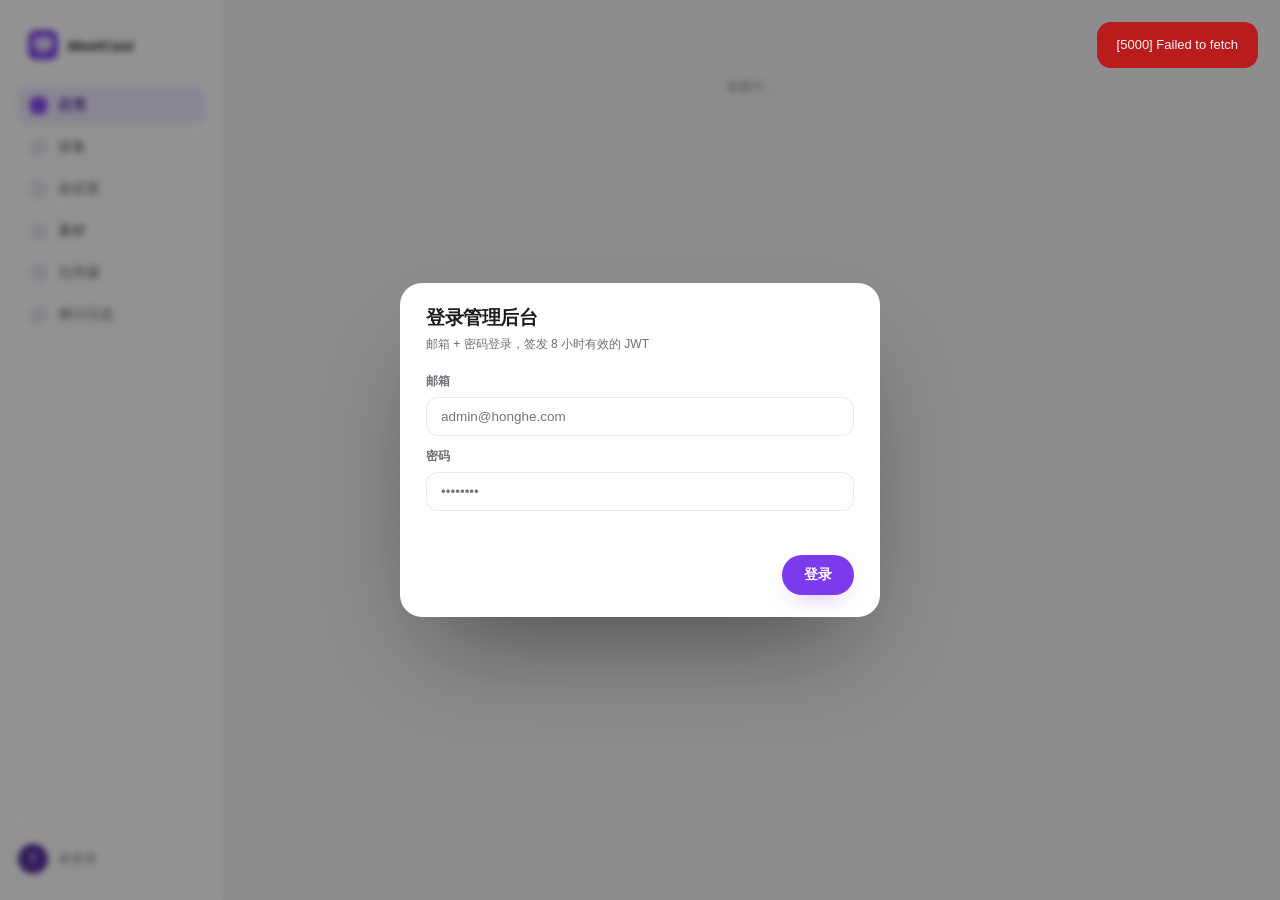
<file: frontend/index.html>
<!DOCTYPE html>
<html lang="zh-CN">
<head>
<meta charset="UTF-8">
<meta name="viewport" content="width=device-width, initial-scale=1.0">
<title>管理后台 · Newline MeetCast</title>
<link rel="icon" href="assets/brand/logo_icon.svg">
<link rel="stylesheet" href="assets/css/meetcast.css">
</head>
<body>
<!--
  管理后台 SPA（UI 稿 S3 设备总览 / S4 素材双轨 / S7 扫码确认弹层 / S9 日历源配置）
  路由：#/overview  #/devices  #/rooms  #/materials  #/calendar  #/commands
  接口：Newline_MeetCast_API_Spec.md §三/四/六/七（管理端 11 个，JWT）
  Mock：assets/js/mock.js（USE_MOCK=true 时离线可演示）
-->
<div class="admin-shell">
  <aside class="side">
    <div class="brand-mini">
      <div class="sq"><img src="assets/brand/logo_icon.svg" alt="MeetCast"></div>
      <strong>MeetCast</strong>
    </div>
    <button class="nav-item" data-route="overview"><div class="ic"></div>总览</button>
    <button class="nav-item" data-route="devices"><div class="ic"></div>设备</button>
    <button class="nav-item" data-route="rooms"><div class="ic"></div>会议室</button>
    <button class="nav-item" data-route="materials"><div class="ic"></div>素材</button>
    <button class="nav-item" data-route="calendar"><div class="ic"></div>日历源</button>
    <button class="nav-item" data-route="commands"><div class="ic"></div>审计日志</button>
    <div class="spacer"></div>
    <div class="user" id="user-chip" onclick="logout()" title="点击退出登录">
      <div class="av" id="user-av">?</div>
      <div id="user-name">未登录</div>
    </div>
  </aside>

  <main class="main" id="view">
    <div class="loading">加载中…</div>
  </main>
</div>

<!-- S7 · 扫码确认 / 绑定弹层 -->
<div class="modal-overlay" id="modal" hidden>
  <div class="modal-card" id="modal-card"></div>
</div>

<div class="toast-wrap" id="toasts"></div>

<script src="assets/js/mock.js"></script>
<script src="assets/js/api.js"></script>
<script src="assets/js/admin.js"></script>
</body>
</html>
</file>
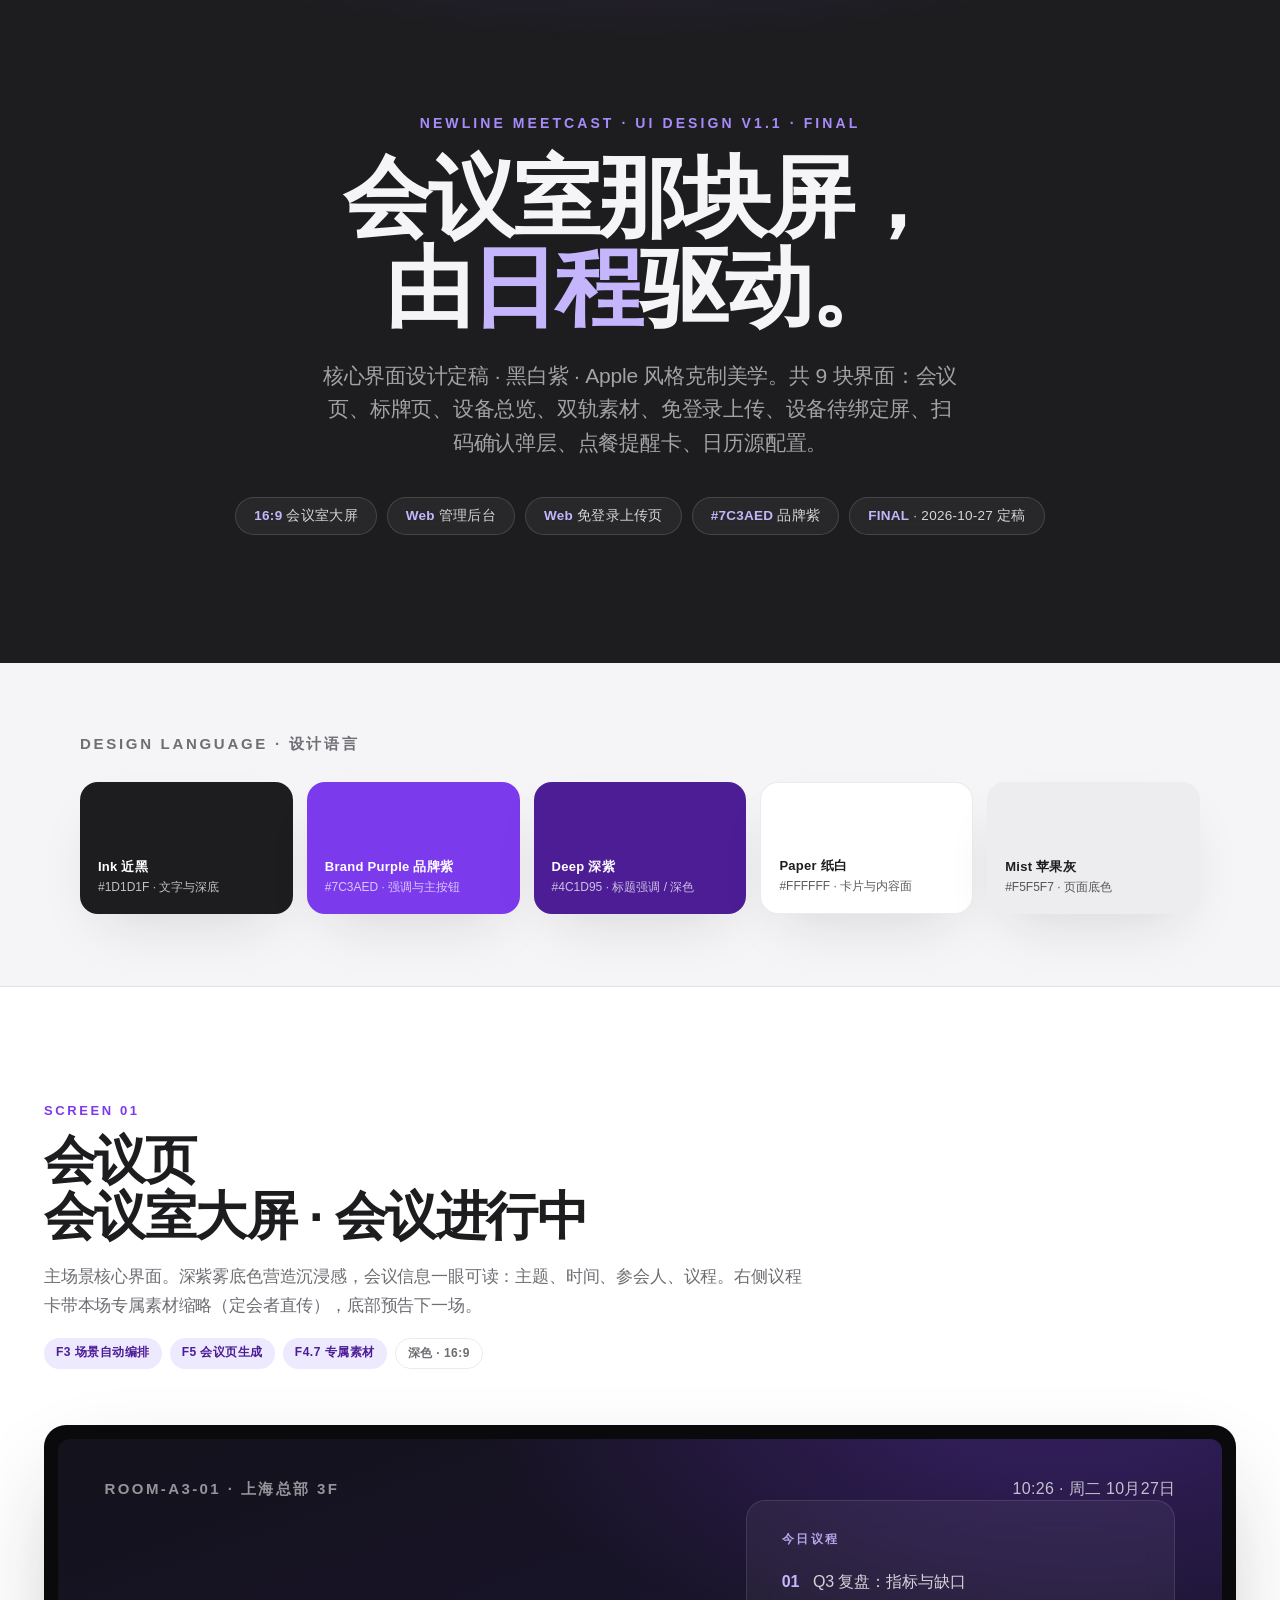
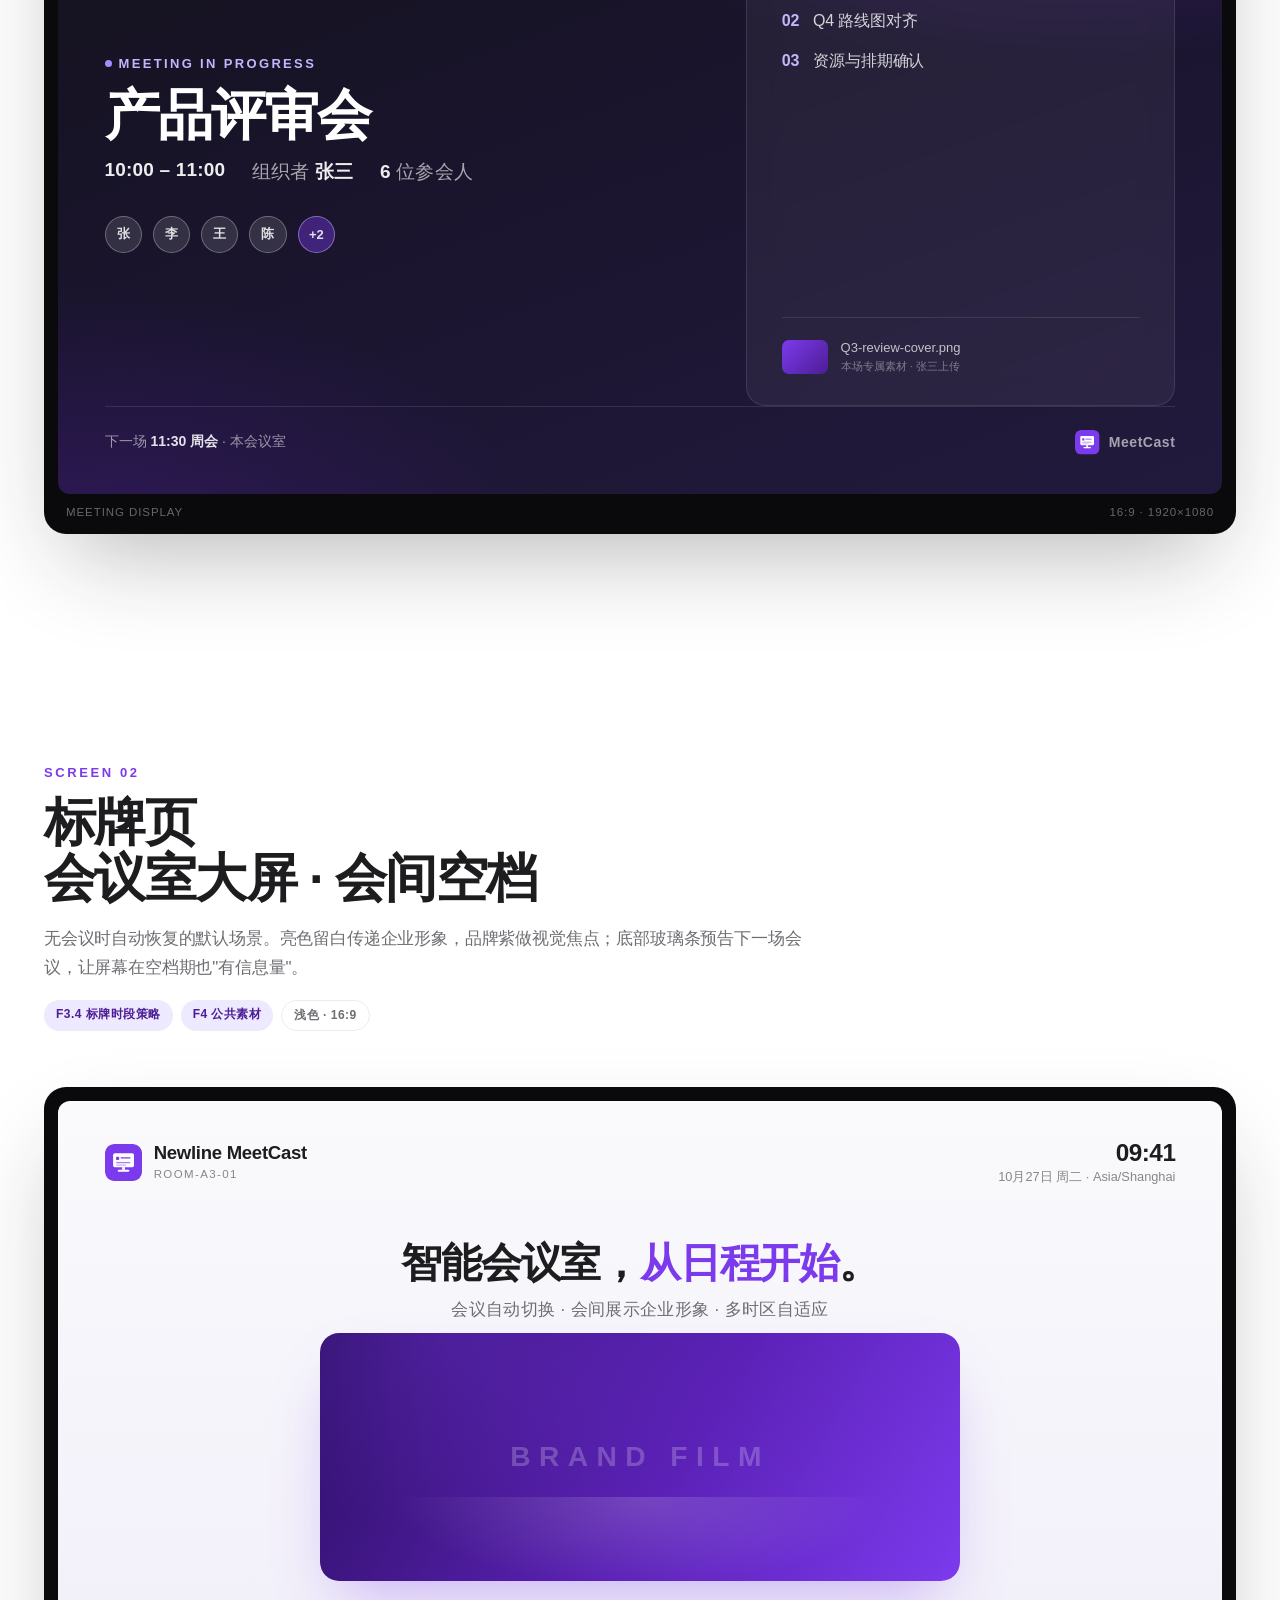
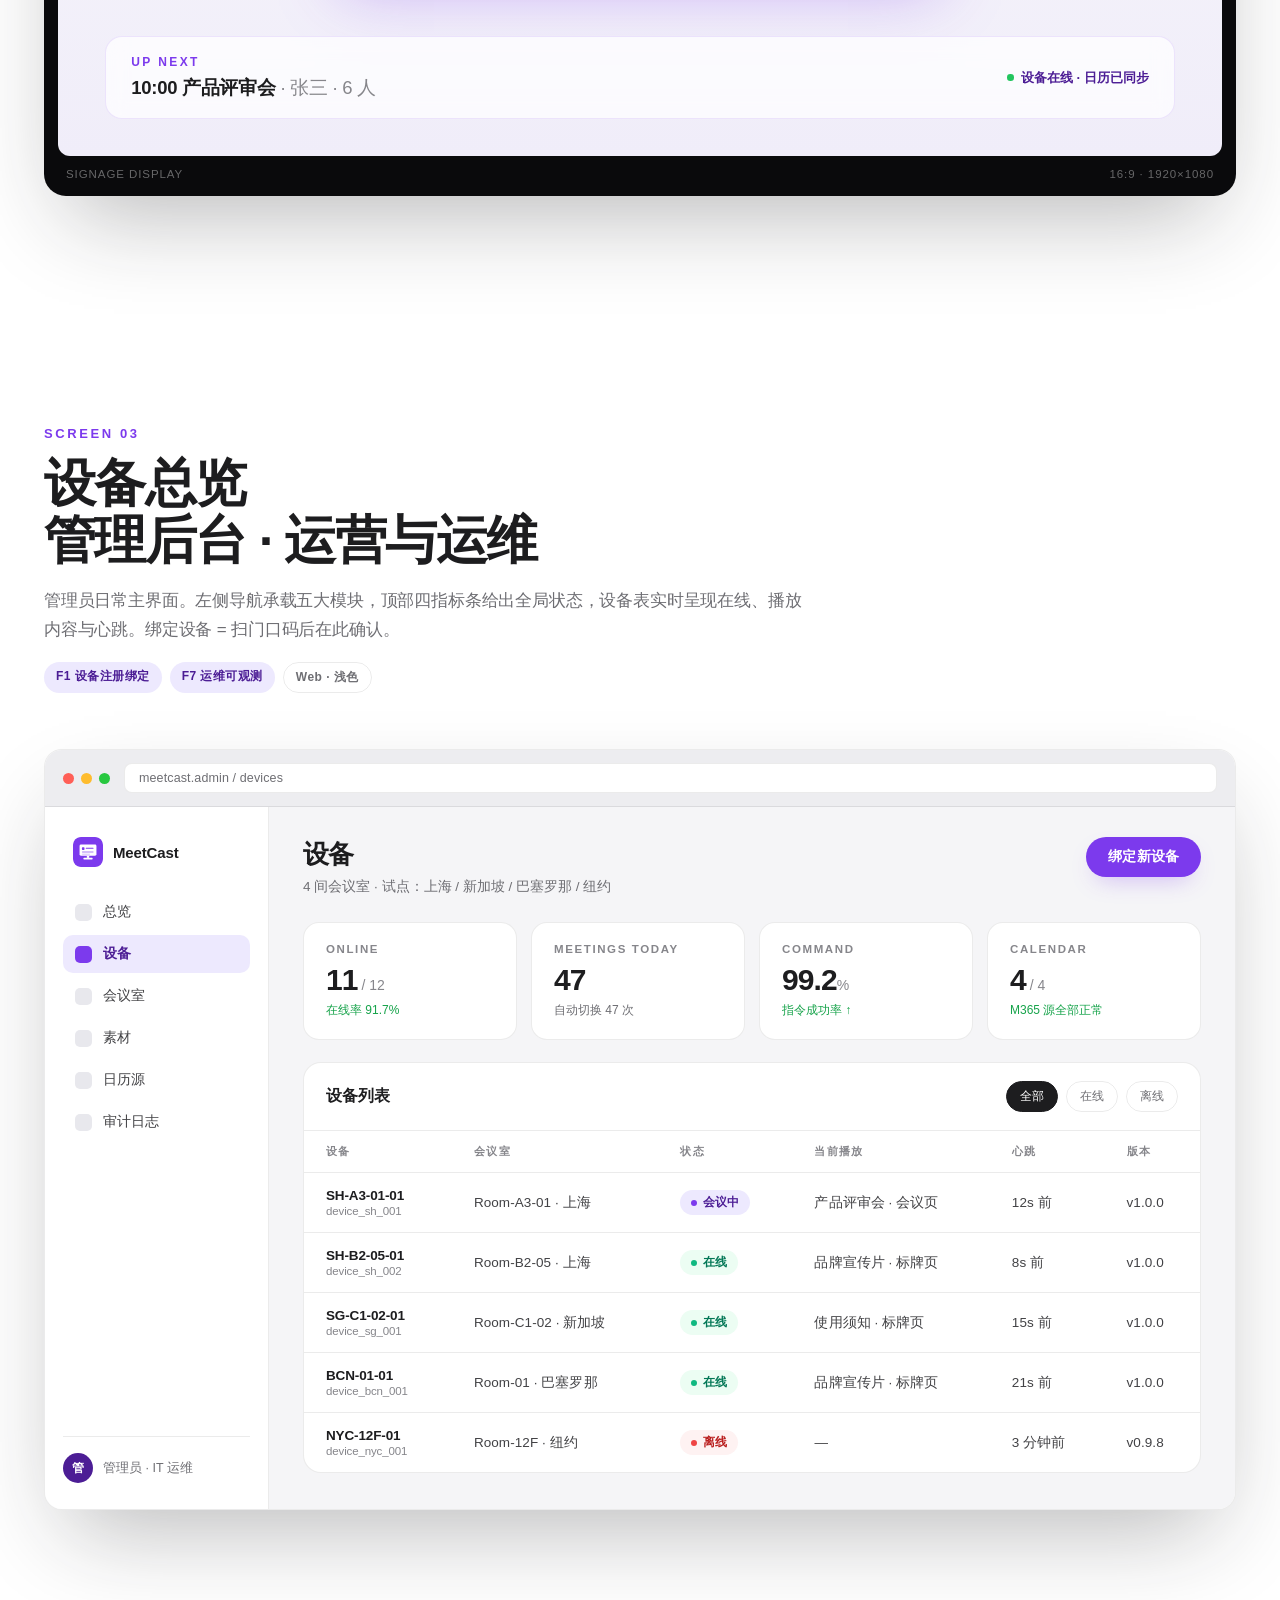
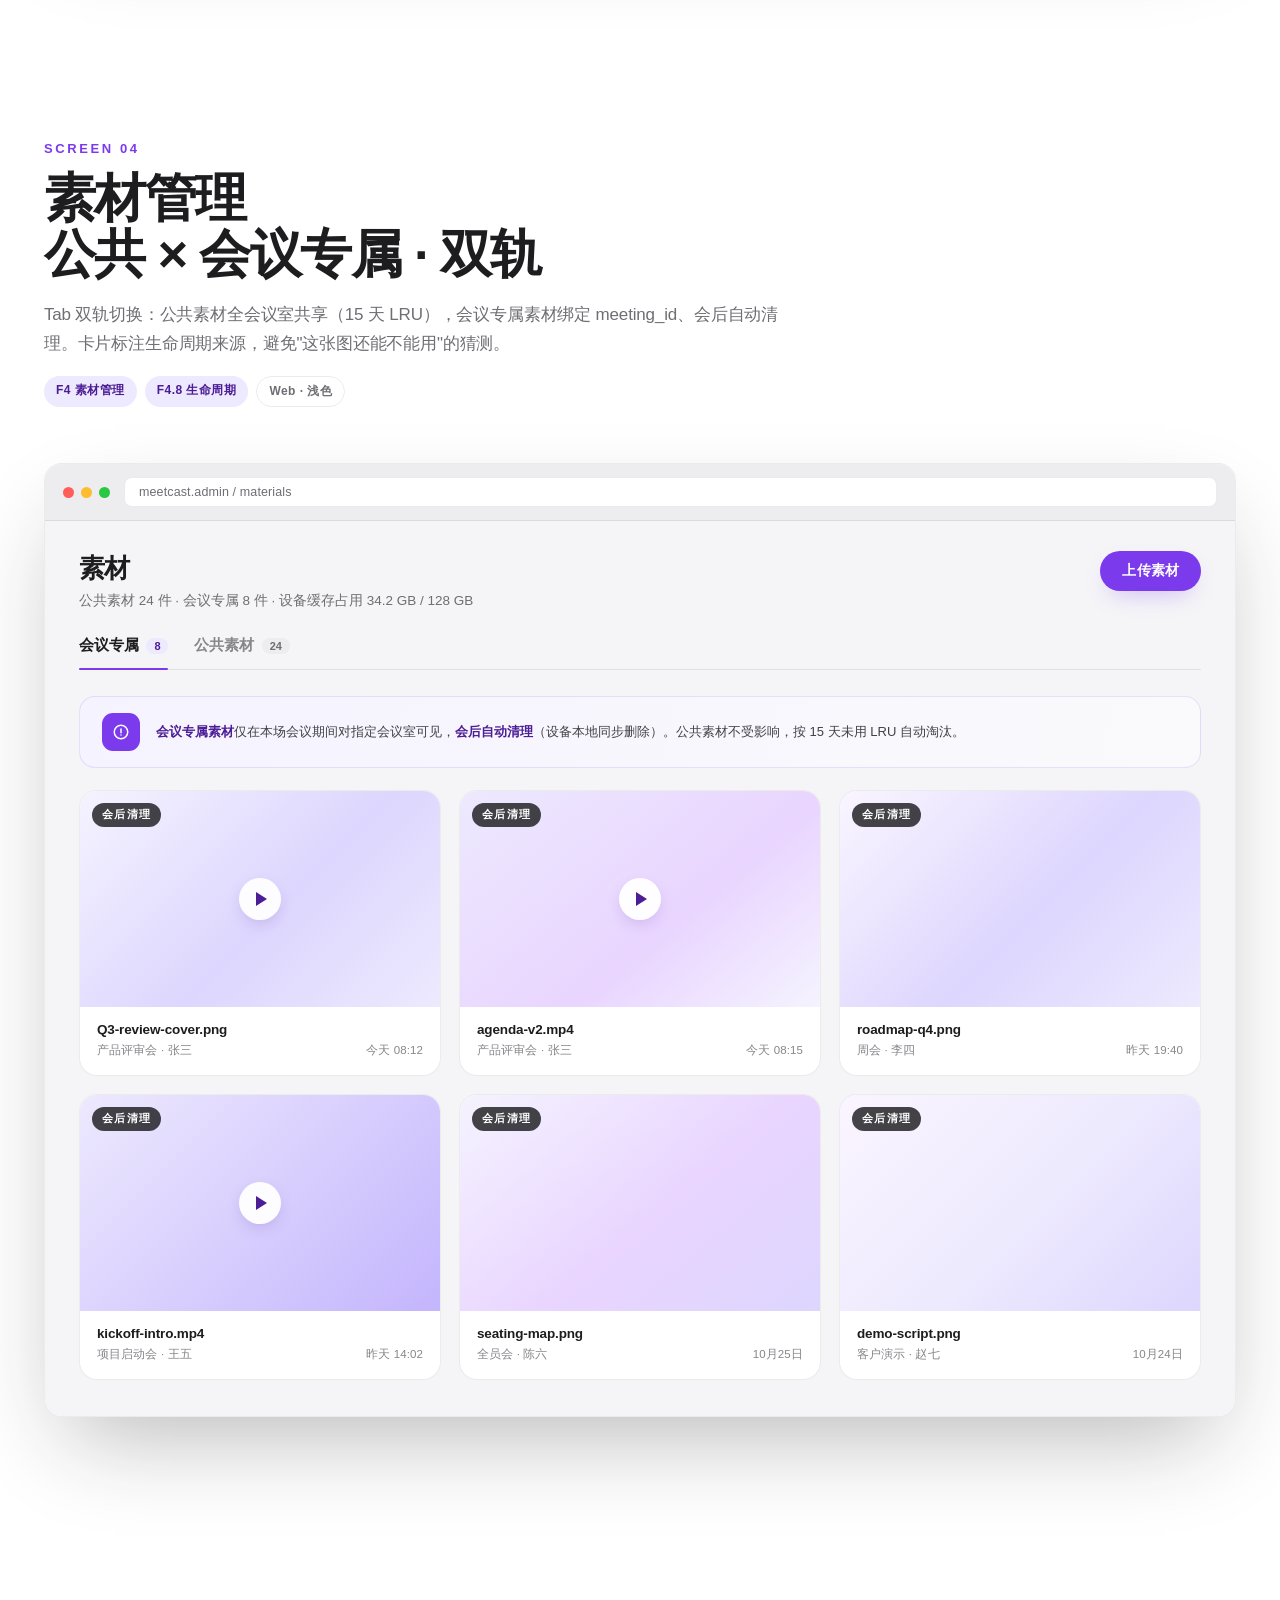
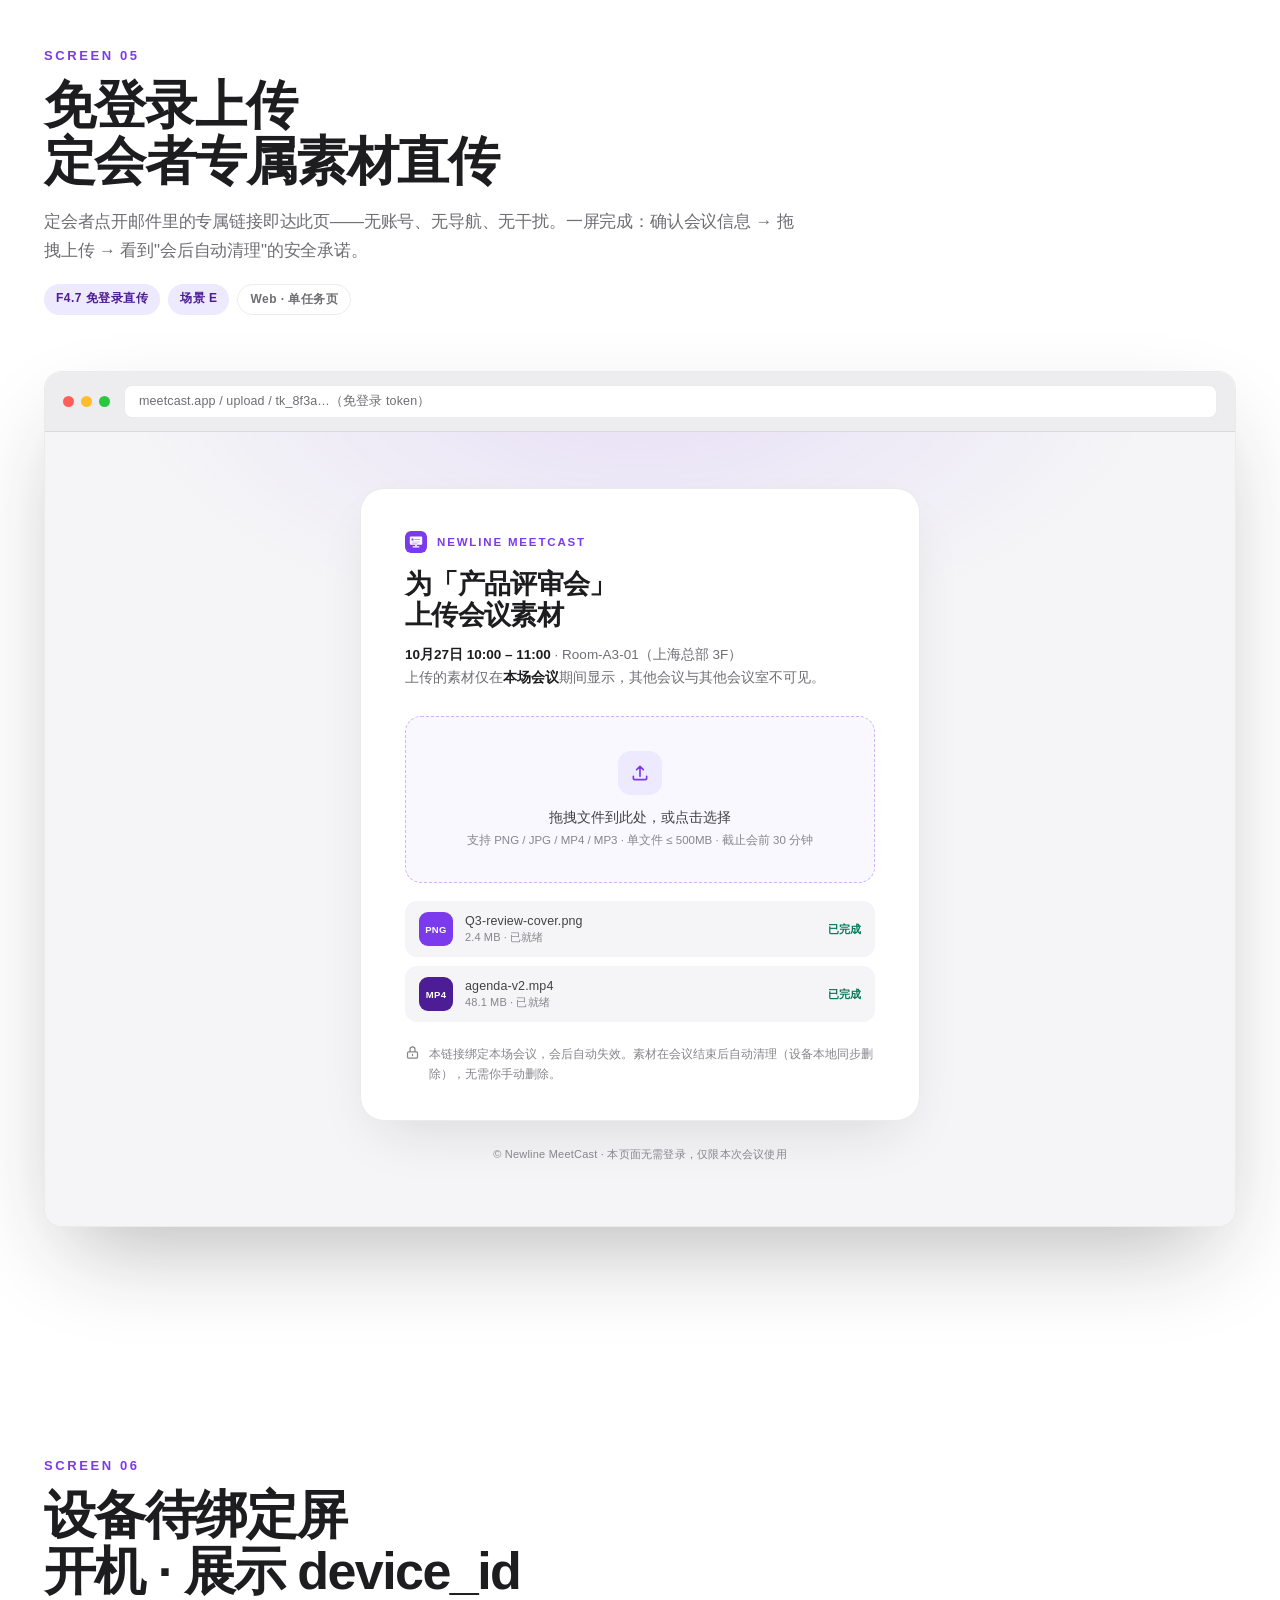
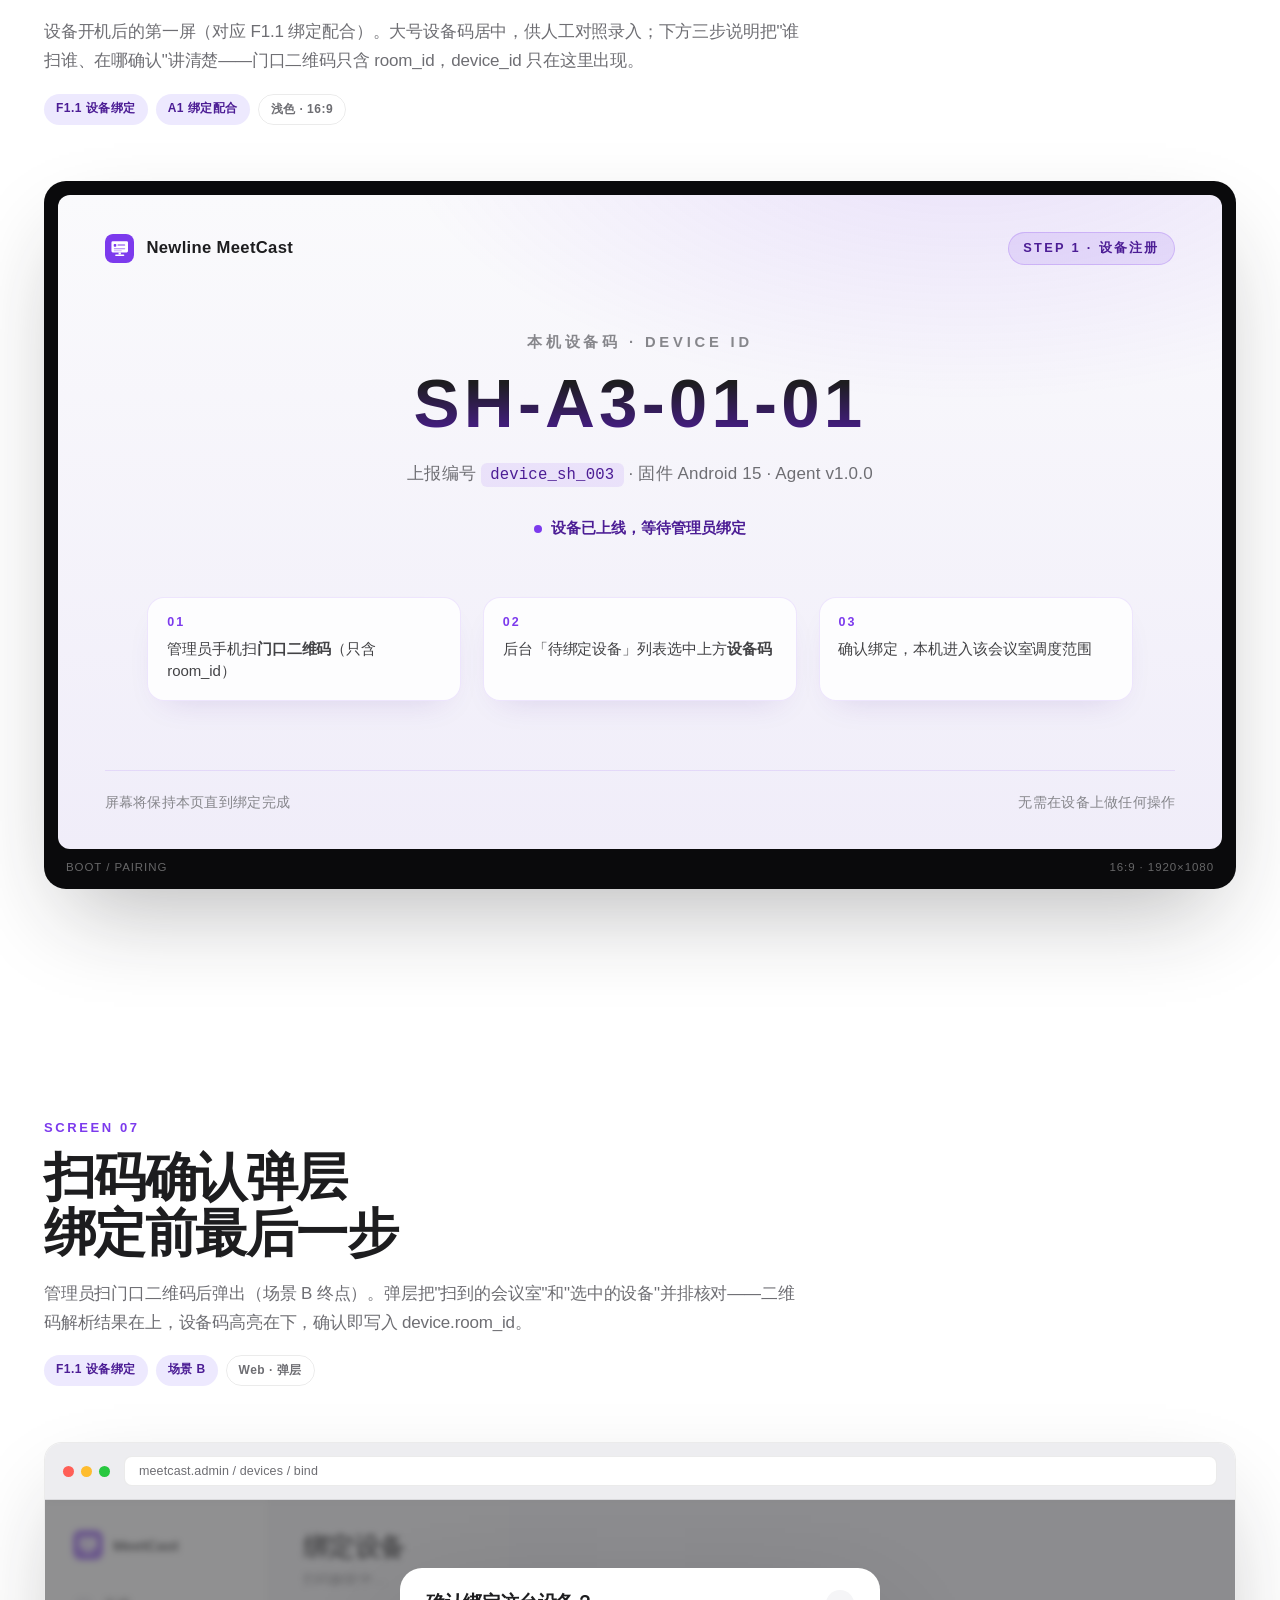
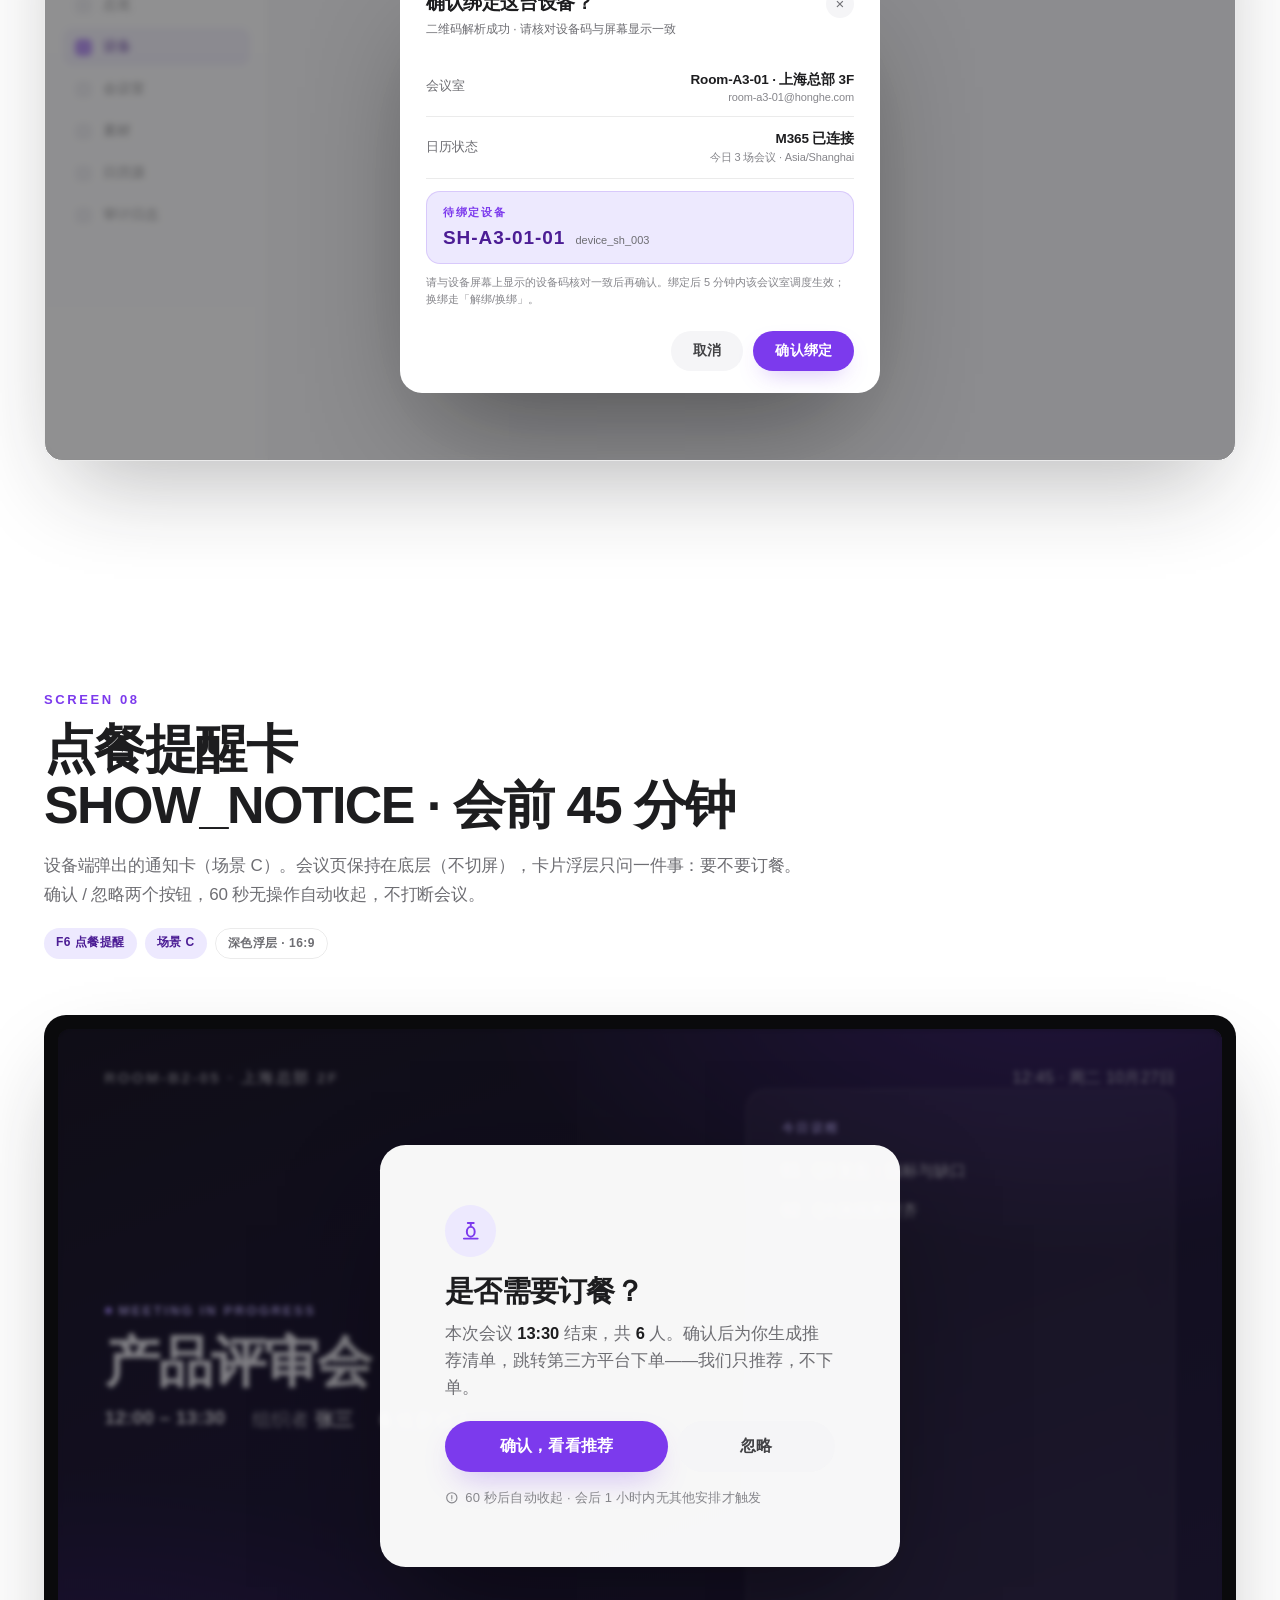
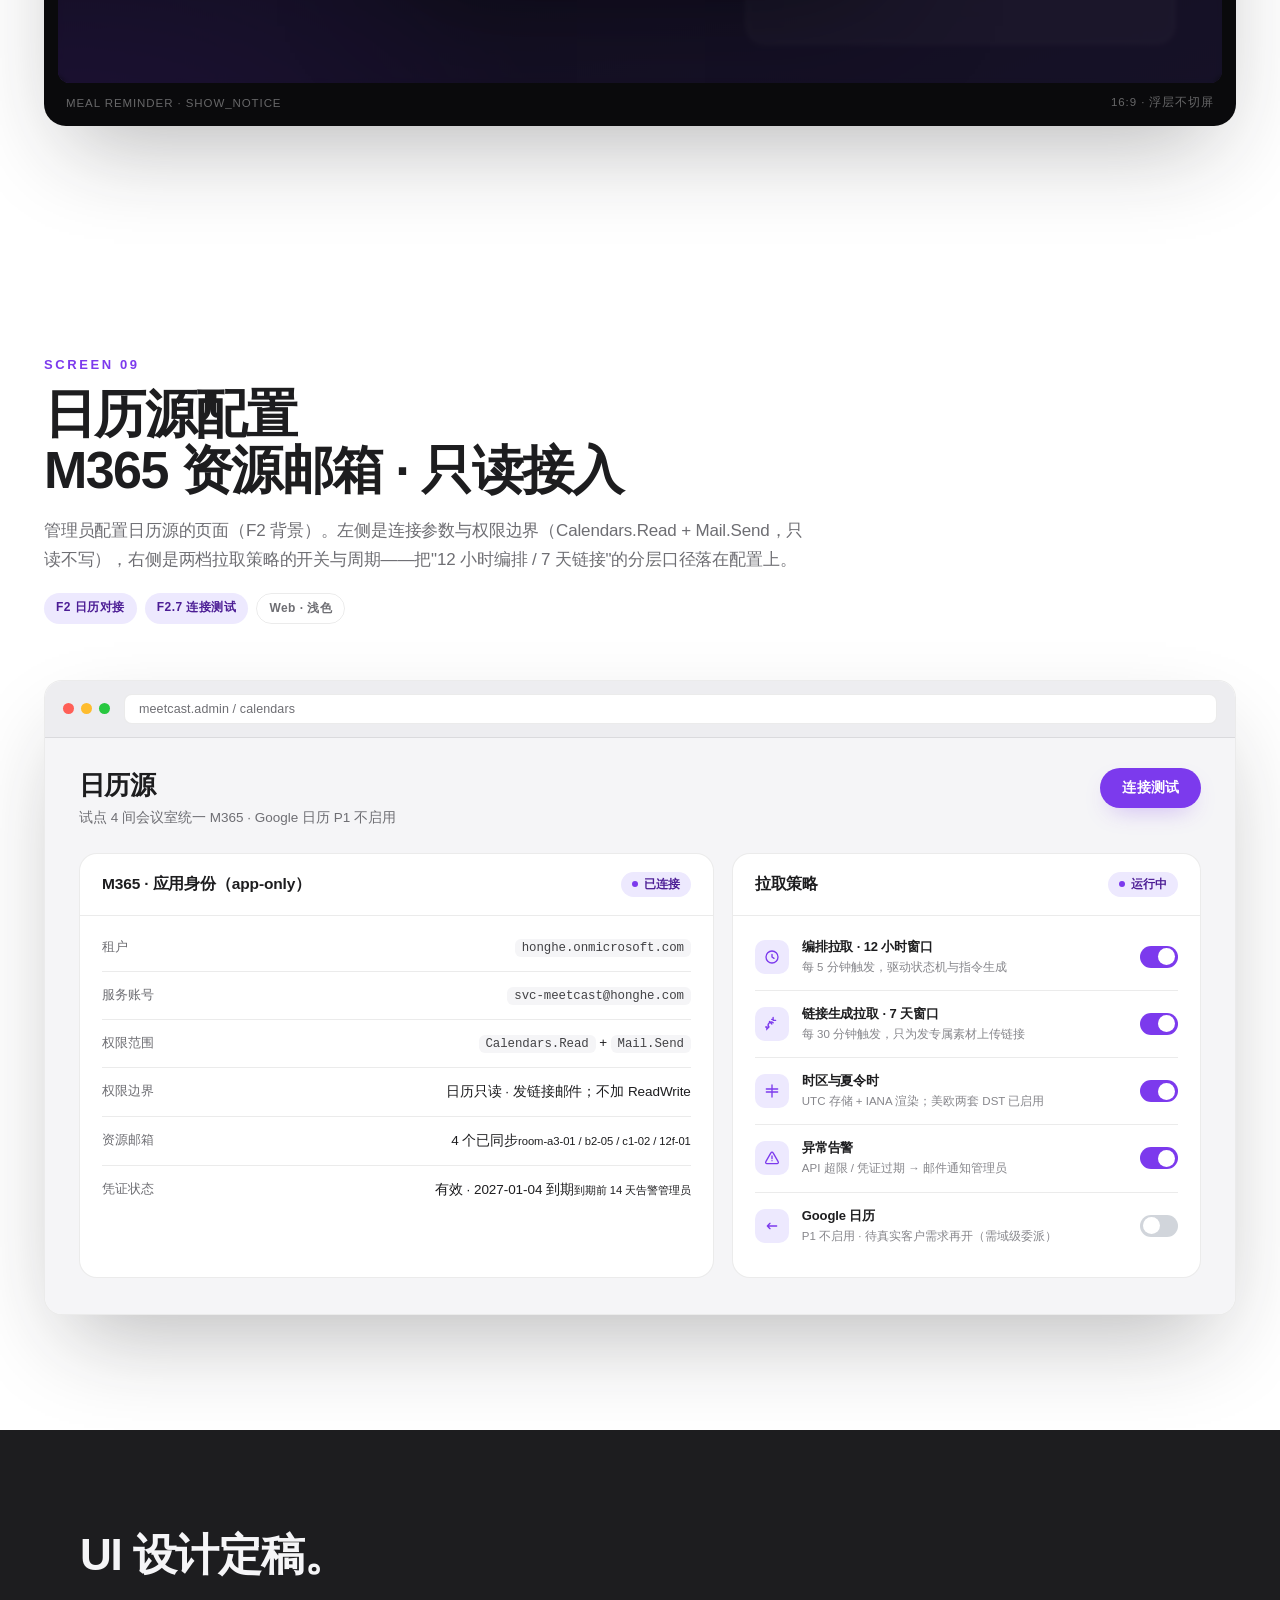
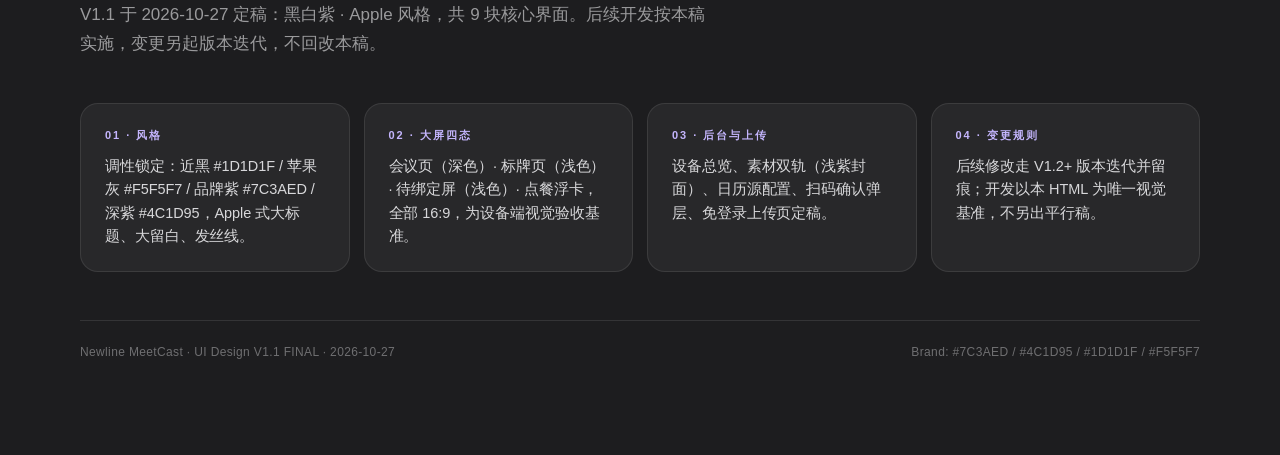
<file: design/meetcast_ui_v1.html>
<!DOCTYPE html>
<html lang="zh-CN">
<head>
<meta charset="UTF-8">
<meta name="viewport" content="width=device-width, initial-scale=1.0">
<title>Newline MeetCast · 核心界面设计 V1.1 · 定稿</title>
<style>
/* ============================================================
   Newline MeetCast UI V1 — Black / White / Purple
   Style reference: Apple product pages (typography, rhythm)
   Tokens follow PRD brand: #7C3AED / #4C1D95 / #FFFFFF
   ============================================================ */
:root{
  --ink:#1D1D1F;          /* Apple near-black */
  --ink-2:#424245;
  --gray:#6E6E73;
  --gray-2:#86868B;
  --hair:rgba(0,0,0,.08);
  --paper:#FFFFFF;
  --mist:#F5F5F7;         /* Apple light gray */
  --purple:#7C3AED;
  --purple-deep:#4C1D95;
  --purple-soft:#EDE9FE;
  --purple-glow:rgba(124,58,237,.38);
  --radius-l:28px;
  --radius-m:18px;
  --radius-s:12px;
  --shadow-soft:0 24px 60px -20px rgba(29,29,31,.14);
  --shadow-deep:0 40px 90px -25px rgba(29,29,31,.32);
  --font:-apple-system,"SF Pro Display","SF Pro Text","PingFang SC","Helvetica Neue","Microsoft YaHei",sans-serif;
}
*{margin:0;padding:0;box-sizing:border-box;}
html{scroll-behavior:smooth;}
body{
  font-family:var(--font);
  color:var(--ink);
  background:var(--paper);
  -webkit-font-smoothing:antialiased;
  text-rendering:optimizeLegibility;
}
::selection{background:var(--purple);color:#fff;}

/* ---------- page hero ---------- */
.hero{
  background:var(--ink);
  color:#F5F5F7;
  padding:clamp(64px,9vw,120px) 24px clamp(72px,10vw,128px);
  text-align:center;
  position:relative;
  overflow:hidden;
}
.hero::after{
  content:"";position:absolute;inset:-40% -20% auto;
  height:120%;
  background:radial-gradient(60% 55% at 50% 0%,rgba(124,58,237,.34),transparent 70%);
  pointer-events:none;
}
.hero .kicker{
  font-size:14px;letter-spacing:.22em;text-transform:uppercase;
  color:#A78BFA;font-weight:600;margin-bottom:22px;position:relative;
}
.hero h1{
  font-size:clamp(44px,7.4vw,88px);
  font-weight:700;letter-spacing:-.035em;line-height:1.02;
  position:relative;
}
.hero h1 em{font-style:normal;color:#C4B5FD;}
.hero .sub{
  margin:26px auto 0;max-width:640px;position:relative;
  font-size:clamp(17px,2vw,21px);line-height:1.6;color:rgba(245,245,247,.62);
  letter-spacing:-.01em;
}
.chips{margin-top:38px;display:flex;gap:10px;justify-content:center;flex-wrap:wrap;position:relative;}
.chip{
  border:1px solid rgba(255,255,255,.14);
  background:rgba(255,255,255,.05);
  color:rgba(245,245,247,.85);
  padding:9px 18px;border-radius:999px;font-size:13.5px;letter-spacing:.02em;
  backdrop-filter:blur(8px);
}
.chip b{color:#C4B5FD;font-weight:600;}

/* ---------- design language strip ---------- */
.tokens{
  background:var(--mist);
  padding:clamp(48px,6vw,72px) 24px;
  border-bottom:1px solid var(--hair);
}
.tokens-inner{max-width:1120px;margin:0 auto;}
.tokens h2{font-size:15px;letter-spacing:.18em;text-transform:uppercase;color:var(--gray);font-weight:600;margin-bottom:28px;}
.swatch-row{display:grid;grid-template-columns:repeat(auto-fit,minmax(150px,1fr));gap:14px;}
.swatch{
  border-radius:var(--radius-m);padding:20px 18px 18px;
  min-height:132px;display:flex;flex-direction:column;justify-content:flex-end;
  box-shadow:var(--shadow-soft);
}
.swatch .name{font-size:13px;font-weight:600;letter-spacing:.02em;}
.swatch .hex{font-size:12px;opacity:.72;margin-top:3px;font-variant-numeric:tabular-nums;}
.sw-ink{background:var(--ink);color:#fff;}
.sw-purple{background:var(--purple);color:#fff;}
.sw-deep{background:var(--purple-deep);color:#fff;}
.sw-paper{background:var(--paper);color:var(--ink);border:1px solid var(--hair);}
.sw-mist{background:#EDEDF0;color:var(--ink);}

/* ---------- section frame ---------- */
.section{
  padding:clamp(72px,9vw,120px) 24px;
  max-width:1240px;margin:0 auto;
}
.section-head{max-width:760px;margin-bottom:clamp(36px,5vw,56px);}
.section-head .no{
  font-size:13px;font-weight:700;letter-spacing:.2em;color:var(--purple);
  margin-bottom:14px;
}
.section-head h2{
  font-size:clamp(32px,4.6vw,52px);letter-spacing:-.03em;line-height:1.08;font-weight:700;
}
.section-head p{
  margin-top:18px;font-size:17px;line-height:1.72;color:var(--gray);letter-spacing:-.01em;
}
.section-head .tags{margin-top:18px;display:flex;gap:8px;flex-wrap:wrap;}
.tag{
  font-size:12px;font-weight:600;letter-spacing:.04em;
  color:var(--purple-deep);background:var(--purple-soft);
  padding:6px 12px;border-radius:999px;
}
.tag.ghost{background:transparent;border:1px solid var(--hair);color:var(--gray);}

/* ---------- device frame (16:9 room display) ---------- */
.device{
  background:#0A0A0C;
  border-radius:22px;
  padding:14px;
  box-shadow:var(--shadow-deep);
}
.device-screen{
  aspect-ratio:16/9;border-radius:12px;overflow:hidden;position:relative;
}
.device-foot{
  display:flex;justify-content:space-between;align-items:center;
  padding:12px 8px 2px;color:rgba(255,255,255,.38);font-size:11.5px;letter-spacing:.08em;text-transform:uppercase;
}

/* ---------- browser frame (admin web) ---------- */
.browser{
  background:var(--paper);
  border-radius:18px;overflow:hidden;
  border:1px solid var(--hair);
  box-shadow:var(--shadow-deep);
}
.browser-bar{
  background:#EDEDF0;padding:13px 18px;display:flex;align-items:center;gap:14px;
  border-bottom:1px solid var(--hair);
}
.dots{display:flex;gap:7px;}
.dots i{width:11px;height:11px;border-radius:50%;display:block;}
.dots i:nth-child(1){background:#FF5F57;}
.dots i:nth-child(2){background:#FEBC2E;}
.dots i:nth-child(3){background:#28C840;}
.url{
  flex:1;background:#fff;border-radius:8px;padding:7px 14px;
  font-size:12.5px;color:var(--gray);letter-spacing:.01em;
  border:1px solid var(--hair);
}

/* ============================================================
   S1 · 会议页（设备大屏 · 深色紫雾）
   ============================================================ */
.meeting-page{
  height:100%;
  background:
    radial-gradient(90% 80% at 85% -10%,rgba(124,58,237,.32),transparent 55%),
    radial-gradient(70% 70% at 0% 110%,rgba(76,29,149,.4),transparent 60%),
    linear-gradient(160deg,#14121C 0%,#1B1530 55%,#221A3D 100%);
  color:#fff;
  display:flex;flex-direction:column;
  padding:3.4% 4%;
  position:relative;
}
.mp-top{display:flex;justify-content:space-between;align-items:baseline;}
.mp-room{font-size:clamp(11px,1.25vw,15px);letter-spacing:.16em;text-transform:uppercase;color:rgba(255,255,255,.55);font-weight:600;}
.mp-clock{font-size:clamp(12px,1.3vw,16px);color:rgba(255,255,255,.72);font-variant-numeric:tabular-nums;letter-spacing:.02em;}
.mp-body{flex:1;display:grid;grid-template-columns:1.35fr .95fr;gap:3%;align-items:center;}
.mp-live{
  display:inline-flex;align-items:center;gap:7px;
  font-size:clamp(10px,1.05vw,13px);letter-spacing:.18em;text-transform:uppercase;font-weight:700;
  color:#C4B5FD;margin-bottom:2.6%;
}
.mp-live::before{
  content:"";width:7px;height:7px;border-radius:50%;background:#A78BFA;
  box-shadow:0 0 0 0 rgba(167,139,250,.55);
  animation:pulse 2.4s ease-out infinite;
}
@keyframes pulse{
  0%{box-shadow:0 0 0 0 rgba(167,139,250,.5);}
  70%{box-shadow:0 0 0 9px rgba(167,139,250,0);}
  100%{box-shadow:0 0 0 0 rgba(167,139,250,0);}
}
.mp-title{
  font-size:clamp(28px,4.3vw,58px);font-weight:700;letter-spacing:-.035em;line-height:1.05;
}
.mp-meta{
  margin-top:2.4%;font-size:clamp(12px,1.5vw,19px);color:rgba(255,255,255,.62);
  letter-spacing:.01em;display:flex;gap:1.4em;flex-wrap:wrap;
}
.mp-meta b{color:rgba(255,255,255,.92);font-weight:600;}
.mp-people{margin-top:5%;display:flex;align-items:center;gap:.7em;}
.avatar{
  width:clamp(26px,2.9vw,38px);height:clamp(26px,2.9vw,38px);border-radius:50%;
  background:rgba(255,255,255,.12);border:1.5px solid rgba(255,255,255,.28);
  display:flex;align-items:center;justify-content:center;
  font-size:clamp(10px,1.05vw,13px);font-weight:600;color:rgba(255,255,255,.85);
}
.avatar.more{background:rgba(124,58,237,.4);border-color:rgba(196,181,253,.5);}
.mp-agenda{
  background:rgba(255,255,255,.055);
  border:1px solid rgba(255,255,255,.1);
  border-radius:clamp(12px,1.5vw,20px);
  padding:7% 8%;
  backdrop-filter:blur(14px);
  height:100%;display:flex;flex-direction:column;
}
.mp-agenda .label{
  font-size:clamp(9px,1vw,12px);letter-spacing:.2em;text-transform:uppercase;
  color:rgba(196,181,253,.9);font-weight:700;margin-bottom:6%;
}
.mp-agenda ul{list-style:none;display:flex;flex-direction:column;gap:clamp(8px,1.3vw,17px);}
.mp-agenda li{
  font-size:clamp(11px,1.28vw,16px);color:rgba(255,255,255,.8);
  display:flex;gap:.85em;line-height:1.45;letter-spacing:-.005em;
}
.mp-agenda li span{
  color:#C4B5FD;font-weight:700;font-variant-numeric:tabular-nums;flex-shrink:0;
}
.mp-agenda .asset{
  margin-top:auto;padding-top:6%;
  border-top:1px solid rgba(255,255,255,.1);
  display:flex;align-items:center;gap:.8em;
}
.asset-thumb{
  width:clamp(34px,3.6vw,48px);height:clamp(26px,2.7vw,36px);border-radius:7px;
  background:linear-gradient(135deg,#7C3AED,#4C1D95);
  flex-shrink:0;
}
.asset-name{font-size:clamp(9.5px,1.05vw,13px);color:rgba(255,255,255,.72);line-height:1.4;}
.asset-name small{display:block;color:rgba(255,255,255,.4);font-size:.85em;margin-top:2px;}
.mp-foot{
  display:flex;justify-content:space-between;align-items:center;
  padding-top:2.2%;border-top:1px solid rgba(255,255,255,.1);
}
.mp-next{font-size:clamp(10px,1.15vw,14px);color:rgba(255,255,255,.55);}
.mp-next b{color:rgba(255,255,255,.88);font-weight:600;}
.mp-brand{display:flex;align-items:center;gap:.65em;font-size:clamp(10px,1.1vw,14px);color:rgba(255,255,255,.6);letter-spacing:.04em;font-weight:600;}
.mp-brand .logo-sq{width:clamp(18px,1.9vw,25px);height:clamp(18px,1.9vw,25px);border-radius:6px;overflow:hidden;}
.mp-brand .logo-sq svg{width:100%;height:100%;display:block;}

/* ============================================================
   S2 · 标牌页（设备大屏 · 亮色）
   ============================================================ */
.sign-page{
  height:100%;
  background:linear-gradient(180deg,#FAFAFC 0%,#F0EDF9 100%);
  color:var(--ink);
  display:flex;flex-direction:column;
  padding:3.2% 4%;
}
.sg-top{display:flex;justify-content:space-between;align-items:center;}
.sg-logo{display:flex;align-items:center;gap:.75em;}
.sg-logo .sq{width:clamp(26px,2.9vw,40px);height:clamp(26px,2.9vw,40px);border-radius:9px;overflow:hidden;}
.sg-logo .sq svg{width:100%;height:100%;display:block;}
.sg-logo .word{line-height:1.15;}
.sg-logo .word strong{font-size:clamp(12px,1.45vw,19px);letter-spacing:-.015em;font-weight:700;display:block;}
.sg-logo .word small{font-size:clamp(8.5px,.92vw,11.5px);color:var(--gray-2);letter-spacing:.12em;text-transform:uppercase;}
.sg-clock{text-align:right;}
.sg-clock .t{font-size:clamp(15px,1.9vw,26px);font-weight:600;letter-spacing:-.02em;font-variant-numeric:tabular-nums;}
.sg-clock .d{font-size:clamp(9px,1vw,13px);color:var(--gray-2);margin-top:2px;}
.sg-hero{
  flex:1;display:flex;flex-direction:column;justify-content:center;align-items:center;
  text-align:center;gap:2.6%;
}
.sg-slogan{
  font-size:clamp(20px,3.2vw,44px);font-weight:700;letter-spacing:-.03em;line-height:1.12;
}
.sg-slogan em{font-style:normal;color:var(--purple);}
.sg-desc{font-size:clamp(11px,1.35vw,17px);color:var(--gray);letter-spacing:.02em;}
.sg-banner{
  width:min(62%,640px);aspect-ratio:16/6.2;border-radius:clamp(12px,1.5vw,20px);
  background:
    radial-gradient(80% 130% at 20% 0%,rgba(124,58,237,.28),transparent 60%),
    linear-gradient(120deg,#2E1065,#5B21B6 55%,#7C3AED);
  box-shadow:0 30px 60px -22px var(--purple-glow);
  position:relative;overflow:hidden;
  display:flex;align-items:center;justify-content:center;
}
.sg-banner .ghost{
  font-size:clamp(16px,2.2vw,30px);font-weight:700;color:rgba(255,255,255,.22);
  letter-spacing:.3em;text-transform:uppercase;
}
.sg-banner .stripe{
  position:absolute;inset:auto -5% -18% -5%;height:52%;
  background:radial-gradient(50% 100% at 50% 0%,rgba(255,255,255,.16),transparent 70%);
}
.sg-foot{
  display:flex;justify-content:space-between;align-items:center;
  background:rgba(255,255,255,.72);
  border:1px solid rgba(124,58,237,.12);
  border-radius:clamp(11px,1.35vw,17px);
  padding:1.7% 2.4%;
  backdrop-filter:blur(10px);
}
.sg-next .lbl{font-size:clamp(8.5px,.95vw,12px);letter-spacing:.2em;text-transform:uppercase;color:var(--purple);font-weight:700;}
.sg-next .val{font-size:clamp(11.5px,1.45vw,18.5px);font-weight:600;letter-spacing:-.015em;margin-top:.28em;}
.sg-next .val span{color:var(--gray-2);font-weight:400;}
.sg-status{
  display:flex;align-items:center;gap:.55em;
  font-size:clamp(9.5px,1.05vw,13px);color:var(--purple-deep);font-weight:600;
}
.sg-status i{width:.5em;height:.5em;border-radius:50%;background:#22C55E;display:block;}

/* ============================================================
   S3 · 管理后台 · 设备总览
   ============================================================ */
.admin{
  display:grid;grid-template-columns:224px 1fr;min-height:640px;background:var(--mist);
}
.side{
  background:var(--paper);border-right:1px solid var(--hair);
  padding:26px 18px;display:flex;flex-direction:column;gap:4px;
}
.side .brand-mini{display:flex;align-items:center;gap:10px;padding:4px 10px 22px;}
.side .brand-mini .sq{width:30px;height:30px;border-radius:8px;overflow:hidden;}
.side .brand-mini .sq svg{width:100%;height:100%;display:block;}
.side .brand-mini strong{font-size:15px;letter-spacing:-.01em;}
.nav-item{
  display:flex;align-items:center;gap:11px;
  padding:10px 12px;border-radius:10px;
  font-size:13.5px;color:var(--ink-2);letter-spacing:.01em;
}
.nav-item .ic{width:17px;height:17px;border-radius:5px;background:#E8E8ED;flex-shrink:0;}
.nav-item.active{background:var(--purple-soft);color:var(--purple-deep);font-weight:600;}
.nav-item.active .ic{background:var(--purple);}
.side .spacer{flex:1;}
.side .user{
  border-top:1px solid var(--hair);padding-top:16px;margin-top:12px;
  display:flex;align-items:center;gap:10px;font-size:12.5px;color:var(--gray);
}
.side .user .av{
  width:30px;height:30px;border-radius:50%;background:var(--purple-deep);color:#fff;
  display:flex;align-items:center;justify-content:center;font-size:12px;font-weight:600;
}
.main{padding:30px 34px 36px;}
.main-head{display:flex;justify-content:space-between;align-items:flex-start;margin-bottom:26px;}
.main-head h3{font-size:26px;letter-spacing:-.025em;font-weight:700;}
.main-head p{font-size:13.5px;color:var(--gray);margin-top:6px;}
.btn-primary{
  background:var(--purple);color:#fff;border:none;border-radius:999px;
  padding:11px 22px;font-size:13.5px;font-weight:600;letter-spacing:.01em;
  font-family:var(--font);cursor:pointer;
  box-shadow:0 10px 24px -10px var(--purple-glow);
}
.stat-row{display:grid;grid-template-columns:repeat(4,1fr);gap:14px;margin-bottom:22px;}
.stat{
  background:var(--paper);border-radius:16px;padding:20px 22px;
  border:1px solid var(--hair);
}
.stat .k{font-size:11.5px;letter-spacing:.14em;text-transform:uppercase;color:var(--gray-2);font-weight:600;}
.stat .v{font-size:30px;font-weight:700;letter-spacing:-.03em;margin-top:8px;font-variant-numeric:tabular-nums;}
.stat .v small{font-size:14px;color:var(--gray-2);font-weight:500;letter-spacing:0;}
.stat .d{font-size:12px;margin-top:5px;color:var(--gray);}
.stat .d.up{color:#16A34A;}
.panel{background:var(--paper);border-radius:18px;border:1px solid var(--hair);overflow:hidden;}
.panel-head{
  padding:18px 22px;display:flex;justify-content:space-between;align-items:center;
  border-bottom:1px solid var(--hair);
}
.panel-head h4{font-size:15.5px;font-weight:700;letter-spacing:-.01em;}
.filter{display:flex;gap:8px;}
.filter span{
  font-size:12px;color:var(--gray);padding:6px 13px;border-radius:999px;
  border:1px solid var(--hair);
}
.filter span.on{background:var(--ink);color:#fff;border-color:var(--ink);}
table{width:100%;border-collapse:collapse;}
th{
  text-align:left;font-size:11px;letter-spacing:.12em;text-transform:uppercase;
  color:var(--gray-2);font-weight:600;padding:13px 22px;
  border-bottom:1px solid var(--hair);
}
td{
  padding:15px 22px;font-size:13.5px;color:var(--ink-2);
  border-bottom:1px solid var(--hair);letter-spacing:.005em;
}
tr:last-child td{border-bottom:none;}
tr:hover td{background:rgba(124,58,237,.028);}
.badge{
  display:inline-flex;align-items:center;gap:6px;
  font-size:11.5px;font-weight:600;padding:5px 11px;border-radius:999px;
}
.badge i{width:6px;height:6px;border-radius:50%;display:block;}
.badge.on{background:#ECFDF3;color:#047857;}
.badge.on i{background:#10B981;}
.badge.off{background:#FEF2F2;color:#B91C1C;}
.badge.off i{background:#EF4444;}
.badge.busy{background:var(--purple-soft);color:var(--purple-deep);}
.badge.busy i{background:var(--purple);}
.dev-name{font-weight:600;color:var(--ink);letter-spacing:-.01em;}
.dev-name small{display:block;font-weight:400;color:var(--gray-2);font-size:11.5px;margin-top:2px;}

/* ============================================================
   S4 · 素材管理 · 双轨
   ============================================================ */
.mat-tabs{display:flex;gap:26px;border-bottom:1px solid var(--hair);margin-bottom:26px;}
.mat-tab{
  padding-bottom:14px;font-size:15px;font-weight:600;letter-spacing:-.01em;
  color:var(--gray-2);position:relative;cursor:default;
}
.mat-tab.on{color:var(--ink);}
.mat-tab.on::after{
  content:"";position:absolute;left:0;right:0;bottom:-1px;height:2.5px;
  background:var(--purple);border-radius:2px;
}
.mat-tab .cnt{
  font-size:11px;background:#EDEDF0;color:var(--gray);
  padding:2px 8px;border-radius:999px;margin-left:8px;font-weight:600;
}
.mat-tab.on .cnt{background:var(--purple-soft);color:var(--purple-deep);}
.mat-banner{
  display:flex;align-items:center;gap:16px;
  background:linear-gradient(100deg,#F5F3FF,#FAFAFC);
  border:1px solid rgba(124,58,237,.14);
  border-radius:16px;padding:16px 22px;margin-bottom:22px;
}
.mat-banner .ic{
  width:38px;height:38px;border-radius:11px;flex-shrink:0;
  background:var(--purple);display:flex;align-items:center;justify-content:center;
}
.mat-banner p{font-size:13px;color:var(--ink-2);line-height:1.6;}
.mat-banner p b{color:var(--purple-deep);}
.mat-grid{display:grid;grid-template-columns:repeat(3,1fr);gap:18px;}
.mat-card{
  background:var(--paper);border:1px solid var(--hair);border-radius:18px;overflow:hidden;
}
.mat-cover{aspect-ratio:16/9.6;position:relative;}
.mat-cover.a{background:linear-gradient(135deg,#F5F3FF,#DDD6FE 55%,#EDE9FE);}
.mat-cover.b{background:linear-gradient(140deg,#EDE9FE,#E9D5FF 60%,#F5F3FF);}
.mat-cover.c{background:linear-gradient(135deg,#FAF5FF,#DDD6FE 55%,#EDE9FE);}
.mat-cover.d{background:linear-gradient(135deg,#EDE9FE,#C4B5FD);}
.mat-cover.e{background:linear-gradient(140deg,#F5F3FF,#E9D5FF 55%,#DDD6FE);}
.mat-cover.f{background:linear-gradient(135deg,#FAF5FF,#EDE9FE 55%,#DDD6FE);}
.mat-cover .badge-t{
  position:absolute;top:12px;left:12px;
  font-size:10.5px;font-weight:700;letter-spacing:.12em;text-transform:uppercase;
  background:rgba(255,255,255,.9);color:var(--purple-deep);
  padding:5px 10px;border-radius:999px;
}
.mat-cover .badge-t.exp{background:rgba(29,29,31,.82);color:#fff;}
.mat-cover .play{
  position:absolute;inset:0;margin:auto;width:42px;height:42px;border-radius:50%;
  background:rgba(255,255,255,.95);display:flex;align-items:center;justify-content:center;
  box-shadow:0 6px 18px -6px rgba(76,29,149,.28);
}
.mat-cover .play::after{
  content:"";border-left:11px solid var(--purple-deep);
  border-top:7px solid transparent;border-bottom:7px solid transparent;margin-left:3px;
}
.mat-info{padding:15px 17px 17px;}
.mat-info .t{font-size:13.5px;font-weight:600;letter-spacing:-.01em;}
.mat-info .m{
  margin-top:6px;font-size:11.5px;color:var(--gray-2);
  display:flex;justify-content:space-between;letter-spacing:.01em;
}

/* ============================================================
   S5 · 免登录上传页
   ============================================================ */
.upload-wrap{
  background:
    radial-gradient(70% 55% at 50% -8%,rgba(124,58,237,.12),transparent 62%),
    var(--mist);
  padding:56px 24px 64px;display:flex;flex-direction:column;align-items:center;
}
.up-card{
  width:min(560px,100%);
  background:var(--paper);border-radius:24px;
  border:1px solid var(--hair);
  box-shadow:var(--shadow-soft);
  padding:42px 44px 36px;
}
.up-eyebrow{
  display:flex;align-items:center;gap:10px;
  font-size:11.5px;letter-spacing:.16em;text-transform:uppercase;
  color:var(--purple);font-weight:700;
}
.up-eyebrow .sq{width:22px;height:22px;border-radius:6px;overflow:hidden;}
.up-eyebrow .sq svg{width:100%;height:100%;display:block;}
.up-card h3{font-size:27px;letter-spacing:-.025em;font-weight:700;margin-top:16px;line-height:1.18;}
.up-card .meta{
  margin-top:12px;font-size:13.5px;color:var(--gray);line-height:1.7;
}
.up-card .meta b{color:var(--ink);font-weight:600;}
.dropzone{
  margin-top:26px;border:1.5px dashed rgba(124,58,237,.35);
  background:#FAF8FF;border-radius:16px;
  padding:34px 20px;text-align:center;cursor:default;
  transition:all .2s ease;
}
.dropzone:hover{border-color:var(--purple);background:#F5F1FE;}
.dropzone .ic{
  width:44px;height:44px;margin:0 auto 14px;border-radius:13px;
  background:var(--purple-soft);display:flex;align-items:center;justify-content:center;
}
.dropzone .ic svg{width:20px;height:20px;}
.dropzone p{font-size:13.5px;color:var(--ink-2);font-weight:500;}
.dropzone small{display:block;margin-top:6px;font-size:11.5px;color:var(--gray-2);}
.file-list{margin-top:18px;display:flex;flex-direction:column;gap:9px;}
.file{
  display:flex;align-items:center;gap:12px;
  background:var(--mist);border-radius:12px;padding:11px 14px;
}
.file .ft{
  width:34px;height:34px;border-radius:9px;flex-shrink:0;
  background:var(--purple-deep);color:#fff;font-size:9.5px;font-weight:700;
  display:flex;align-items:center;justify-content:center;letter-spacing:.04em;
}
.file .ft.png{background:var(--purple);}
.file .fn{flex:1;font-size:12.5px;color:var(--ink-2);letter-spacing:.01em;}
.file .fn small{display:block;color:var(--gray-2);font-size:11px;margin-top:2px;}
.file .st{font-size:11px;color:#047857;font-weight:600;}
.up-note{
  margin-top:22px;font-size:11.5px;color:var(--gray-2);line-height:1.75;
  display:flex;gap:9px;
}
.up-note .lock{
  width:15px;height:15px;flex-shrink:0;margin-top:1px;
}
.up-foot{
  margin-top:26px;font-size:11px;color:var(--gray-2);letter-spacing:.02em;
  text-align:center;
}

/* ---------- feedback footer ---------- */
.feedback{
  background:var(--ink);color:#F5F5F7;
  padding:clamp(64px,8vw,96px) 24px;
}
.feedback-inner{max-width:1120px;margin:0 auto;}
.feedback h2{font-size:clamp(28px,3.8vw,44px);letter-spacing:-.028em;font-weight:700;}
.feedback .lead{margin-top:16px;font-size:17px;line-height:1.7;color:rgba(245,245,247,.58);max-width:640px;}
.fb-grid{margin-top:44px;display:grid;grid-template-columns:repeat(auto-fit,minmax(240px,1fr));gap:14px;}
.fb-item{
  background:rgba(255,255,255,.05);
  border:1px solid rgba(255,255,255,.09);
  border-radius:18px;padding:24px 24px 22px;
}
.fb-item .n{
  font-size:11px;letter-spacing:.18em;text-transform:uppercase;
  color:#C4B5FD;font-weight:700;margin-bottom:12px;
}
.fb-item p{font-size:14.5px;line-height:1.62;color:rgba(245,245,247,.86);letter-spacing:-.005em;}
.credit{
  margin-top:48px;padding-top:24px;border-top:1px solid rgba(255,255,255,.1);
  font-size:12px;color:rgba(245,245,247,.38);letter-spacing:.03em;
  display:flex;justify-content:space-between;flex-wrap:wrap;gap:10px;
}

/* ============================================================
   S6 · 设备待绑定屏（开机 · device_id）
   ============================================================ */
.boot-page{
  height:100%;
  background:
    radial-gradient(85% 75% at 78% -12%,rgba(124,58,237,.14),transparent 58%),
    linear-gradient(180deg,#FAFAFC 0%,#F0EDF9 100%);
  color:var(--ink);
  display:flex;flex-direction:column;
  padding:3.2% 4%;
}
.bt-top{display:flex;justify-content:space-between;align-items:center;}
.bt-brand{display:flex;align-items:center;gap:.75em;font-size:clamp(11px,1.3vw,17px);font-weight:600;letter-spacing:.02em;color:var(--ink);}
.bt-brand .logo-sq{width:clamp(22px,2.3vw,32px);height:clamp(22px,2.3vw,32px);border-radius:8px;overflow:hidden;}
.bt-brand .logo-sq svg{width:100%;height:100%;display:block;}
.bt-step-pill{
  font-size:clamp(9px,1vw,13px);letter-spacing:.18em;text-transform:uppercase;font-weight:700;
  color:var(--purple-deep);background:rgba(124,58,237,.12);border:1px solid rgba(124,58,237,.22);
  padding:.55em 1.15em;border-radius:999px;
}
.bt-body{flex:1;display:flex;flex-direction:column;justify-content:center;align-items:center;text-align:center;}
.bt-label{
  font-size:clamp(10px,1.15vw,15px);letter-spacing:.26em;text-transform:uppercase;
  color:var(--gray-2);font-weight:600;
}
.bt-code{
  margin-top:1.6%;
  font-size:clamp(34px,5.4vw,74px);font-weight:700;letter-spacing:.06em;line-height:1;
  font-variant-numeric:tabular-nums;
  background:linear-gradient(180deg,#1D1D1F 20%,#4C1D95 100%);
  -webkit-background-clip:text;background-clip:text;color:transparent;
}
.bt-sub{
  margin-top:2.2%;font-size:clamp(11px,1.35vw,17px);color:var(--gray);
  letter-spacing:.01em;
}
.bt-sub code{
  font-family:ui-monospace,"SF Mono",Menlo,monospace;font-size:.92em;
  background:rgba(124,58,237,.1);padding:.18em .6em;border-radius:6px;color:var(--purple-deep);
}
.bt-state{
  margin-top:3.2%;
  display:inline-flex;align-items:center;gap:.6em;
  font-size:clamp(10px,1.15vw,14.5px);font-weight:600;
  color:var(--purple-deep);
}
.bt-state i{
  width:.55em;height:.55em;border-radius:50%;background:var(--purple);display:block;
  animation:pulse 2.4s ease-out infinite;
}
.bt-flow{
  margin-top:5.5%;width:100%;max-width:92%;
  display:grid;grid-template-columns:repeat(3,1fr);gap:2.2%;
}
.bt-flow .cell{
  background:rgba(255,255,255,.82);border:1px solid rgba(124,58,237,.12);
  border-radius:clamp(11px,1.4vw,17px);padding:5.5% 6%;text-align:left;
  box-shadow:0 14px 34px -18px rgba(76,29,149,.18);
}
.bt-flow .n{
  font-size:clamp(9px,1vw,12.5px);letter-spacing:.16em;font-weight:700;color:var(--purple);
}
.bt-flow p{
  margin-top:.55em;font-size:clamp(10px,1.18vw,15px);line-height:1.52;
  color:var(--ink-2);letter-spacing:-.005em;
}
.bt-foot{
  display:flex;justify-content:space-between;align-items:center;
  padding-top:2.2%;border-top:1px solid rgba(124,58,237,.12);
  font-size:clamp(10px,1.1vw,13.5px);color:var(--gray-2);letter-spacing:.02em;
}

/* ============================================================
   S7 · 扫码确认弹层（后台 modal）
   ============================================================ */
.modal-overlay{
  position:absolute;inset:0;background:rgba(29,29,31,.48);
  display:flex;align-items:center;justify-content:center;
  backdrop-filter:blur(3px);
}
.modal-card{
  width:min(480px,88%);
  background:var(--paper);border-radius:22px;
  box-shadow:0 50px 110px -30px rgba(0,0,0,.45);
  overflow:hidden;
  text-align:left;
}
.modal-head{
  padding:22px 26px 0;display:flex;justify-content:space-between;align-items:flex-start;
}
.modal-head h4{font-size:19px;letter-spacing:-.02em;font-weight:700;}
.modal-head p{font-size:12px;color:var(--gray);margin-top:5px;}
.modal-x{
  width:28px;height:28px;border-radius:50%;background:var(--mist);
  display:flex;align-items:center;justify-content:center;
  font-size:15px;color:var(--gray);flex-shrink:0;
}
.modal-body{padding:20px 26px 6px;}
.m-row{
  display:flex;justify-content:space-between;align-items:center;
  padding:13px 0;border-bottom:1px solid var(--hair);
}
.m-row:last-of-type{border-bottom:none;}
.m-row .k{font-size:12.5px;color:var(--gray);}
.m-row .v{font-size:13.5px;font-weight:600;color:var(--ink);letter-spacing:-.01em;text-align:right;}
.m-row .v small{display:block;font-weight:400;color:var(--gray-2);font-size:11px;margin-top:2px;}
.m-dev{
  margin:12px 0 4px;background:var(--purple-soft);
  border:1px solid rgba(124,58,237,.18);border-radius:14px;padding:14px 16px;
}
.m-dev .lbl{font-size:10.5px;letter-spacing:.16em;text-transform:uppercase;color:var(--purple);font-weight:700;}
.m-dev .code{
  margin-top:7px;font-size:19px;font-weight:700;letter-spacing:.05em;color:var(--purple-deep);
  font-variant-numeric:tabular-nums;
}
.m-dev .code span{font-size:11px;font-weight:400;color:var(--gray);letter-spacing:0;margin-left:10px;}
.m-hint{font-size:11px;color:var(--gray-2);margin:10px 0 2px;line-height:1.6;}
.modal-foot{
  padding:14px 26px 22px;display:flex;gap:10px;justify-content:flex-end;
}
.btn-ghost{
  background:var(--mist);color:var(--ink-2);border:none;border-radius:999px;
  padding:11px 22px;font-size:13.5px;font-weight:600;font-family:var(--font);cursor:pointer;
}

/* ============================================================
   S8 · 点餐提醒卡（SHOW_NOTICE）
   ============================================================ */
.meal-veil{
  position:absolute;inset:0;
  background:rgba(12,10,20,.52);
  backdrop-filter:blur(2.5px);
  display:flex;align-items:center;justify-content:center;
}
.meal-card{
  width:min(72%,520px);
  background:rgba(255,255,255,.97);
  border-radius:clamp(16px,2vw,26px);
  padding:5.2% 5.6%;
  text-align:left;
  box-shadow:0 50px 110px -30px rgba(0,0,0,.5);
}
.meal-icon{
  width:clamp(38px,4vw,54px);height:clamp(38px,4vw,54px);border-radius:50%;
  background:var(--purple-soft);display:flex;align-items:center;justify-content:center;
}
.meal-icon svg{width:46%;height:46%;}
.meal-card h4{
  margin-top:4.2%;font-size:clamp(17px,2.3vw,31px);letter-spacing:-.025em;
  font-weight:700;color:var(--ink);line-height:1.22;
}
.meal-card .detail{
  margin-top:2.8%;font-size:clamp(11px,1.35vw,16.5px);color:var(--gray);
  line-height:1.65;letter-spacing:-.005em;
}
.meal-card .detail b{color:var(--ink);font-weight:600;}
.meal-actions{
  margin-top:5%;display:flex;gap:2.4%;align-items:center;
}
.meal-btn{
  border-radius:999px;padding:.95em 1.6em;
  font-size:clamp(11px,1.35vw,16px);font-weight:600;letter-spacing:.01em;
  font-family:var(--font);cursor:pointer;border:none;
}
.meal-btn.primary{
  background:var(--purple);color:#fff;flex:1;
  box-shadow:0 14px 32px -12px var(--purple-glow);
}
.meal-btn.ghost{background:var(--mist);color:var(--ink-2);flex:.62;}
.meal-foot{
  margin-top:4.2%;font-size:clamp(9.5px,1.1vw,13px);color:var(--gray-2);
  letter-spacing:.015em;display:flex;gap:.5em;
}
.meal-foot svg{width:1.05em;height:1.05em;flex-shrink:0;margin-top:.15em;}

/* ============================================================
   S9 · 日历源配置页
   ============================================================ */
.cal-grid{display:grid;grid-template-columns:1.15fr .85fr;gap:18px;}
.cal-panel{
  background:var(--paper);border:1px solid var(--hair);border-radius:18px;overflow:hidden;
}
.cal-panel-head{
  padding:18px 22px;border-bottom:1px solid var(--hair);
  display:flex;justify-content:space-between;align-items:center;
}
.cal-panel-head h4{font-size:15.5px;font-weight:700;letter-spacing:-.01em;}
.cal-body{padding:8px 22px 18px;}
.cal-row{
  display:flex;justify-content:space-between;align-items:center;gap:14px;
  padding:15px 0;border-bottom:1px solid var(--hair);
}
.cal-row:last-child{border-bottom:none;}
.cal-row .k{font-size:12.5px;color:var(--gray);flex-shrink:0;min-width:112px;}
.cal-row .v{font-size:13.5px;color:var(--ink);font-weight:500;letter-spacing:-.005em;text-align:right;flex:1;}
.cal-row .v code{
  font-family:ui-monospace,"SF Mono",Menlo,monospace;font-size:.92em;
  background:var(--mist);padding:.16em .55em;border-radius:6px;color:var(--ink-2);
}
.badge-prob{
  display:inline-flex;align-items:center;gap:6px;
  font-size:11.5px;font-weight:600;padding:5px 11px;border-radius:999px;
  background:var(--purple-soft);color:var(--purple-deep);
}
.badge-prob i{width:6px;height:6px;border-radius:50%;background:var(--purple);display:block;}
.btn-mini{
  background:var(--purple);color:#fff;border:none;border-radius:999px;
  padding:8px 16px;font-size:12px;font-weight:600;font-family:var(--font);cursor:pointer;
  white-space:nowrap;
}
.pull-item{
  display:flex;align-items:center;gap:13px;
  padding:14px 0;border-bottom:1px solid var(--hair);
}
.pull-item:last-child{border-bottom:none;}
.pull-item .pi{
  width:34px;height:34px;border-radius:10px;flex-shrink:0;
  background:var(--purple-soft);display:flex;align-items:center;justify-content:center;
}
.pull-item .pi svg{width:16px;height:16px;}
.pull-item .pt{flex:1;}
.pull-item .pt .t{font-size:13px;font-weight:600;letter-spacing:-.01em;color:var(--ink);}
.pull-item .pt .s{font-size:11.5px;color:var(--gray-2);margin-top:3px;line-height:1.5;}
.switch{
  width:38px;height:22px;border-radius:999px;background:var(--purple);
  position:relative;flex-shrink:0;
}
.switch::after{
  content:"";position:absolute;top:2.5px;right:3px;width:17px;height:17px;
  border-radius:50%;background:#fff;
}
.switch.off{background:#D1D5DB;}
.switch.off::after{right:auto;left:3px;}

/* ---------- responsive ---------- */
@media (max-width:1080px){
  .stat-row{grid-template-columns:repeat(2,1fr);}
  .mat-grid{grid-template-columns:repeat(2,1fr);}
}
@media (max-width:860px){
  .admin{grid-template-columns:1fr;}
  .side{flex-direction:row;flex-wrap:wrap;align-items:center;border-right:none;border-bottom:1px solid var(--hair);}
  .side .brand-mini{padding:4px 10px;}
  .side .spacer,.side .user{display:none;}
  .mp-body{grid-template-columns:1fr;gap:4%;}
  .mp-agenda{display:none;}
}
@media (max-width:680px){
  .mat-grid{grid-template-columns:1fr;}
  .stat-row{grid-template-columns:1fr 1fr;}
  .main{padding:22px 18px;}
  .up-card{padding:32px 24px 28px;}
}
@media (prefers-reduced-motion:reduce){
  *{animation:none!important;transition:none!important;}
  html{scroll-behavior:auto;}
}
</style>
</head>
<body>

<!-- ══════════ HERO ══════════ -->
<header class="hero">
  <div class="kicker">Newline MeetCast · UI Design V1.1 · FINAL</div>
  <h1>会议室那块屏，<br>由<em>日程</em>驱动。</h1>
  <p class="sub">核心界面设计定稿 · 黑白紫 · Apple 风格克制美学。共 9 块界面：会议页、标牌页、设备总览、双轨素材、免登录上传、设备待绑定屏、扫码确认弹层、点餐提醒卡、日历源配置。</p>
  <div class="chips">
    <span class="chip"><b>16:9</b> 会议室大屏</span>
    <span class="chip"><b>Web</b> 管理后台</span>
    <span class="chip"><b>Web</b> 免登录上传页</span>
    <span class="chip"><b>#7C3AED</b> 品牌紫</span>
    <span class="chip"><b>FINAL</b> · 2026-10-27 定稿</span>
  </div>
</header>

<!-- ══════════ DESIGN TOKENS ══════════ -->
<section class="tokens">
  <div class="tokens-inner">
    <h2>Design Language · 设计语言</h2>
    <div class="swatch-row">
      <div class="swatch sw-ink">
        <div class="name">Ink 近黑</div>
        <div class="hex">#1D1D1F · 文字与深底</div>
      </div>
      <div class="swatch sw-purple">
        <div class="name">Brand Purple 品牌紫</div>
        <div class="hex">#7C3AED · 强调与主按钮</div>
      </div>
      <div class="swatch sw-deep">
        <div class="name">Deep 深紫</div>
        <div class="hex">#4C1D95 · 标题强调 / 深色</div>
      </div>
      <div class="swatch sw-paper">
        <div class="name">Paper 纸白</div>
        <div class="hex">#FFFFFF · 卡片与内容面</div>
      </div>
      <div class="swatch sw-mist">
        <div class="name">Mist 苹果灰</div>
        <div class="hex">#F5F5F7 · 页面底色</div>
      </div>
    </div>
  </div>
</section>

<!-- ══════════ S1 · 会议页 ══════════ -->
<section class="section" id="s1">
  <div class="section-head">
    <div class="no">SCREEN 01</div>
    <h2>会议页<br>会议室大屏 · 会议进行中</h2>
    <p>主场景核心界面。深紫雾底色营造沉浸感，会议信息一眼可读：主题、时间、参会人、议程。右侧议程卡带本场专属素材缩略（定会者直传），底部预告下一场。</p>
    <div class="tags">
      <span class="tag">F3 场景自动编排</span>
      <span class="tag">F5 会议页生成</span>
      <span class="tag">F4.7 专属素材</span>
      <span class="tag ghost">深色 · 16:9</span>
    </div>
  </div>

  <div class="device">
    <div class="device-screen">
      <div class="meeting-page">
        <div class="mp-top">
          <div class="mp-room">Room-A3-01 · 上海总部 3F</div>
          <div class="mp-clock">10:26 · 周二 10月27日</div>
        </div>
        <div class="mp-body">
          <div>
            <div class="mp-live">Meeting in Progress</div>
            <div class="mp-title">产品评审会</div>
            <div class="mp-meta">
              <span><b>10:00 – 11:00</b></span>
              <span>组织者 <b>张三</b></span>
              <span><b>6</b> 位参会人</span>
            </div>
            <div class="mp-people">
              <div class="avatar">张</div>
              <div class="avatar">李</div>
              <div class="avatar">王</div>
              <div class="avatar">陈</div>
              <div class="avatar more">+2</div>
            </div>
          </div>
          <div class="mp-agenda">
            <div class="label">今日议程</div>
            <ul>
              <li><span>01</span>Q3 复盘：指标与缺口</li>
              <li><span>02</span>Q4 路线图对齐</li>
              <li><span>03</span>资源与排期确认</li>
            </ul>
            <div class="asset">
              <div class="asset-thumb"></div>
              <div class="asset-name">
                Q3-review-cover.png
                <small>本场专属素材 · 张三上传</small>
              </div>
            </div>
          </div>
        </div>
        <div class="mp-foot">
          <div class="mp-next">下一场 <b>11:30 周会</b> · 本会议室</div>
          <div class="mp-brand">
            <div class="logo-sq">
              <svg viewBox="0 0 512 512" xmlns="http://www.w3.org/2000/svg"><rect width="512" height="512" rx="112" fill="#7C3AED"/><rect x="112" y="128" width="288" height="192" rx="24" fill="#FFFFFF"/><rect x="236" y="320" width="40" height="36" fill="#FFFFFF"/><rect x="176" y="356" width="160" height="28" rx="14" fill="#FFFFFF"/><rect x="152" y="176" width="44" height="44" rx="12" fill="#7C3AED"/><rect x="216" y="184" width="136" height="16" rx="8" fill="#7C3AED"/><rect x="152" y="248" width="200" height="16" rx="8" fill="#7C3AED" opacity="0.65"/><rect x="152" y="284" width="140" height="16" rx="8" fill="#7C3AED" opacity="0.4"/></svg>
            </div>
            MeetCast
          </div>
        </div>
      </div>
    </div>
    <div class="device-foot"><span>Meeting Display</span><span>16:9 · 1920×1080</span></div>
  </div>
</section>

<!-- ══════════ S2 · 标牌页 ══════════ -->
<section class="section" id="s2" style="max-width:1240px;">
  <div class="section-head">
    <div class="no">SCREEN 02</div>
    <h2>标牌页<br>会议室大屏 · 会间空档</h2>
    <p>无会议时自动恢复的默认场景。亮色留白传递企业形象，品牌紫做视觉焦点；底部玻璃条预告下一场会议，让屏幕在空档期也"有信息量"。</p>
    <div class="tags">
      <span class="tag">F3.4 标牌时段策略</span>
      <span class="tag">F4 公共素材</span>
      <span class="tag ghost">浅色 · 16:9</span>
    </div>
  </div>

  <div class="device">
    <div class="device-screen">
      <div class="sign-page">
        <div class="sg-top">
          <div class="sg-logo">
            <div class="sq">
              <svg viewBox="0 0 512 512" xmlns="http://www.w3.org/2000/svg"><rect width="512" height="512" rx="112" fill="#7C3AED"/><rect x="112" y="128" width="288" height="192" rx="24" fill="#FFFFFF"/><rect x="236" y="320" width="40" height="36" fill="#FFFFFF"/><rect x="176" y="356" width="160" height="28" rx="14" fill="#FFFFFF"/><rect x="152" y="176" width="44" height="44" rx="12" fill="#7C3AED"/><rect x="216" y="184" width="136" height="16" rx="8" fill="#7C3AED"/><rect x="152" y="248" width="200" height="16" rx="8" fill="#7C3AED" opacity="0.65"/><rect x="152" y="284" width="140" height="16" rx="8" fill="#7C3AED" opacity="0.4"/></svg>
            </div>
            <div class="word">
              <strong>Newline MeetCast</strong>
              <small>Room-A3-01</small>
            </div>
          </div>
          <div class="sg-clock">
            <div class="t">09:41</div>
            <div class="d">10月27日 周二 · Asia/Shanghai</div>
          </div>
        </div>
        <div class="sg-hero">
          <div class="sg-slogan">智能会议室，<em>从日程开始</em>。</div>
          <div class="sg-desc">会议自动切换 · 会间展示企业形象 · 多时区自适应</div>
          <div class="sg-banner">
            <div class="ghost">Brand Film</div>
            <div class="stripe"></div>
          </div>
        </div>
        <div class="sg-foot">
          <div class="sg-next">
            <div class="lbl">Up Next</div>
            <div class="val">10:00 产品评审会 <span>· 张三 · 6 人</span></div>
          </div>
          <div class="sg-status"><i></i>设备在线 · 日历已同步</div>
        </div>
      </div>
    </div>
    <div class="device-foot"><span>Signage Display</span><span>16:9 · 1920×1080</span></div>
  </div>
</section>

<!-- ══════════ S3 · 管理后台 ══════════ -->
<section class="section" id="s3">
  <div class="section-head">
    <div class="no">SCREEN 03</div>
    <h2>设备总览<br>管理后台 · 运营与运维</h2>
    <p>管理员日常主界面。左侧导航承载五大模块，顶部四指标条给出全局状态，设备表实时呈现在线、播放内容与心跳。绑定设备 = 扫门口码后在此确认。</p>
    <div class="tags">
      <span class="tag">F1 设备注册绑定</span>
      <span class="tag">F7 运维可观测</span>
      <span class="tag ghost">Web · 浅色</span>
    </div>
  </div>

  <div class="browser">
    <div class="browser-bar">
      <div class="dots"><i></i><i></i><i></i></div>
      <div class="url">meetcast.admin / devices</div>
    </div>
    <div class="admin">
      <aside class="side">
        <div class="brand-mini">
          <div class="sq">
            <svg viewBox="0 0 512 512" xmlns="http://www.w3.org/2000/svg"><rect width="512" height="512" rx="112" fill="#7C3AED"/><rect x="112" y="128" width="288" height="192" rx="24" fill="#FFFFFF"/><rect x="236" y="320" width="40" height="36" fill="#FFFFFF"/><rect x="176" y="356" width="160" height="28" rx="14" fill="#FFFFFF"/><rect x="152" y="176" width="44" height="44" rx="12" fill="#7C3AED"/><rect x="216" y="184" width="136" height="16" rx="8" fill="#7C3AED"/><rect x="152" y="248" width="200" height="16" rx="8" fill="#7C3AED" opacity="0.65"/><rect x="152" y="284" width="140" height="16" rx="8" fill="#7C3AED" opacity="0.4"/></svg>
          </div>
          <strong>MeetCast</strong>
        </div>
        <div class="nav-item"><div class="ic"></div>总览</div>
        <div class="nav-item active"><div class="ic"></div>设备</div>
        <div class="nav-item"><div class="ic"></div>会议室</div>
        <div class="nav-item"><div class="ic"></div>素材</div>
        <div class="nav-item"><div class="ic"></div>日历源</div>
        <div class="nav-item"><div class="ic"></div>审计日志</div>
        <div class="spacer"></div>
        <div class="user">
          <div class="av">管</div>
          <div>管理员 · IT 运维</div>
        </div>
      </aside>
      <div class="main">
        <div class="main-head">
          <div>
            <h3>设备</h3>
            <p>4 间会议室 · 试点：上海 / 新加坡 / 巴塞罗那 / 纽约</p>
          </div>
          <button class="btn-primary">绑定新设备</button>
        </div>
        <div class="stat-row">
          <div class="stat">
            <div class="k">Online</div>
            <div class="v">11<small> / 12</small></div>
            <div class="d up">在线率 91.7%</div>
          </div>
          <div class="stat">
            <div class="k">Meetings Today</div>
            <div class="v">47</div>
            <div class="d">自动切换 47 次</div>
          </div>
          <div class="stat">
            <div class="k">Command</div>
            <div class="v">99.2<small>%</small></div>
            <div class="d up">指令成功率 ↑</div>
          </div>
          <div class="stat">
            <div class="k">Calendar</div>
            <div class="v">4<small> / 4</small></div>
            <div class="d up">M365 源全部正常</div>
          </div>
        </div>
        <div class="panel">
          <div class="panel-head">
            <h4>设备列表</h4>
            <div class="filter">
              <span class="on">全部</span>
              <span>在线</span>
              <span>离线</span>
            </div>
          </div>
          <table>
            <thead>
              <tr>
                <th>设备</th><th>会议室</th><th>状态</th><th>当前播放</th><th>心跳</th><th>版本</th>
              </tr>
            </thead>
            <tbody>
              <tr>
                <td class="dev-name">SH-A3-01-01<small>device_sh_001</small></td>
                <td>Room-A3-01 · 上海</td>
                <td><span class="badge busy"><i></i>会议中</span></td>
                <td>产品评审会 · 会议页</td>
                <td>12s 前</td>
                <td>v1.0.0</td>
              </tr>
              <tr>
                <td class="dev-name">SH-B2-05-01<small>device_sh_002</small></td>
                <td>Room-B2-05 · 上海</td>
                <td><span class="badge on"><i></i>在线</span></td>
                <td>品牌宣传片 · 标牌页</td>
                <td>8s 前</td>
                <td>v1.0.0</td>
              </tr>
              <tr>
                <td class="dev-name">SG-C1-02-01<small>device_sg_001</small></td>
                <td>Room-C1-02 · 新加坡</td>
                <td><span class="badge on"><i></i>在线</span></td>
                <td>使用须知 · 标牌页</td>
                <td>15s 前</td>
                <td>v1.0.0</td>
              </tr>
              <tr>
                <td class="dev-name">BCN-01-01<small>device_bcn_001</small></td>
                <td>Room-01 · 巴塞罗那</td>
                <td><span class="badge on"><i></i>在线</span></td>
                <td>品牌宣传片 · 标牌页</td>
                <td>21s 前</td>
                <td>v1.0.0</td>
              </tr>
              <tr>
                <td class="dev-name">NYC-12F-01<small>device_nyc_001</small></td>
                <td>Room-12F · 纽约</td>
                <td><span class="badge off"><i></i>离线</span></td>
                <td>—</td>
                <td>3 分钟前</td>
                <td>v0.9.8</td>
              </tr>
            </tbody>
          </table>
        </div>
      </div>
    </div>
  </div>
</section>

<!-- ══════════ S4 · 素材管理 ══════════ -->
<section class="section" id="s4">
  <div class="section-head">
    <div class="no">SCREEN 04</div>
    <h2>素材管理<br>公共 × 会议专属 · 双轨</h2>
    <p>Tab 双轨切换：公共素材全会议室共享（15 天 LRU），会议专属素材绑定 meeting_id、会后自动清理。卡片标注生命周期来源，避免"这张图还能不能用"的猜测。</p>
    <div class="tags">
      <span class="tag">F4 素材管理</span>
      <span class="tag">F4.8 生命周期</span>
      <span class="tag ghost">Web · 浅色</span>
    </div>
  </div>

  <div class="browser">
    <div class="browser-bar">
      <div class="dots"><i></i><i></i><i></i></div>
      <div class="url">meetcast.admin / materials</div>
    </div>
    <div class="main" style="background:var(--mist);">
      <div class="main-head">
        <div>
          <h3>素材</h3>
          <p>公共素材 24 件 · 会议专属 8 件 · 设备缓存占用 34.2 GB / 128 GB</p>
        </div>
        <button class="btn-primary">上传素材</button>
      </div>
      <div class="mat-tabs">
        <div class="mat-tab on">会议专属<span class="cnt">8</span></div>
        <div class="mat-tab">公共素材<span class="cnt">24</span></div>
      </div>
      <div class="mat-banner">
        <div class="ic">
          <svg width="18" height="18" viewBox="0 0 24 24" fill="none"><path d="M12 8v5m0 3h.01M21 12a9 9 0 11-18 0 9 9 0 0118 0z" stroke="#fff" stroke-width="2" stroke-linecap="round"/></svg>
        </div>
        <p><b>会议专属素材</b>仅在本场会议期间对指定会议室可见，<b>会后自动清理</b>（设备本地同步删除）。公共素材不受影响，按 15 天未用 LRU 自动淘汰。</p>
      </div>
      <div class="mat-grid">
        <div class="mat-card">
          <div class="mat-cover a">
            <span class="badge-t exp">会后清理</span>
            <div class="play"></div>
          </div>
          <div class="mat-info">
            <div class="t">Q3-review-cover.png</div>
            <div class="m"><span>产品评审会 · 张三</span><span>今天 08:12</span></div>
          </div>
        </div>
        <div class="mat-card">
          <div class="mat-cover b">
            <span class="badge-t exp">会后清理</span>
            <div class="play"></div>
          </div>
          <div class="mat-info">
            <div class="t">agenda-v2.mp4</div>
            <div class="m"><span>产品评审会 · 张三</span><span>今天 08:15</span></div>
          </div>
        </div>
        <div class="mat-card">
          <div class="mat-cover c">
            <span class="badge-t exp">会后清理</span>
          </div>
          <div class="mat-info">
            <div class="t">roadmap-q4.png</div>
            <div class="m"><span>周会 · 李四</span><span>昨天 19:40</span></div>
          </div>
        </div>
        <div class="mat-card">
          <div class="mat-cover d">
            <span class="badge-t exp">会后清理</span>
            <div class="play"></div>
          </div>
          <div class="mat-info">
            <div class="t">kickoff-intro.mp4</div>
            <div class="m"><span>项目启动会 · 王五</span><span>昨天 14:02</span></div>
          </div>
        </div>
        <div class="mat-card">
          <div class="mat-cover e">
            <span class="badge-t exp">会后清理</span>
          </div>
          <div class="mat-info">
            <div class="t">seating-map.png</div>
            <div class="m"><span>全员会 · 陈六</span><span>10月25日</span></div>
          </div>
        </div>
        <div class="mat-card">
          <div class="mat-cover f">
            <span class="badge-t exp">会后清理</span>
          </div>
          <div class="mat-info">
            <div class="t">demo-script.png</div>
            <div class="m"><span>客户演示 · 赵七</span><span>10月24日</span></div>
          </div>
        </div>
      </div>
    </div>
  </div>
</section>

<!-- ══════════ S5 · 免登录上传 ══════════ -->
<section class="section" id="s5" style="max-width:1240px;">
  <div class="section-head">
    <div class="no">SCREEN 05</div>
    <h2>免登录上传<br>定会者专属素材直传</h2>
    <p>定会者点开邮件里的专属链接即达此页——无账号、无导航、无干扰。一屏完成：确认会议信息 → 拖拽上传 → 看到"会后自动清理"的安全承诺。</p>
    <div class="tags">
      <span class="tag">F4.7 免登录直传</span>
      <span class="tag">场景 E</span>
      <span class="tag ghost">Web · 单任务页</span>
    </div>
  </div>

  <div class="browser">
    <div class="browser-bar">
      <div class="dots"><i></i><i></i><i></i></div>
      <div class="url">meetcast.app / upload / tk_8f3a…（免登录 token）</div>
    </div>
    <div class="upload-wrap">
      <div class="up-card">
        <div class="up-eyebrow">
          <div class="sq">
            <svg viewBox="0 0 512 512" xmlns="http://www.w3.org/2000/svg"><rect width="512" height="512" rx="112" fill="#7C3AED"/><rect x="112" y="128" width="288" height="192" rx="24" fill="#FFFFFF"/><rect x="236" y="320" width="40" height="36" fill="#FFFFFF"/><rect x="176" y="356" width="160" height="28" rx="14" fill="#FFFFFF"/><rect x="152" y="176" width="44" height="44" rx="12" fill="#7C3AED"/><rect x="216" y="184" width="136" height="16" rx="8" fill="#7C3AED"/><rect x="152" y="248" width="200" height="16" rx="8" fill="#7C3AED" opacity="0.65"/><rect x="152" y="284" width="140" height="16" rx="8" fill="#7C3AED" opacity="0.4"/></svg>
          </div>
          Newline MeetCast
        </div>
        <h3>为「产品评审会」<br>上传会议素材</h3>
        <div class="meta">
          <b>10月27日 10:00 – 11:00</b> · Room-A3-01（上海总部 3F）<br>
          上传的素材仅在<b>本场会议</b>期间显示，其他会议与其他会议室不可见。
        </div>
        <div class="dropzone">
          <div class="ic">
            <svg viewBox="0 0 24 24" fill="none"><path d="M12 16V4m0 0l-4 4m4-4l4 4M4 16v2a2 2 0 002 2h12a2 2 0 002-2v-2" stroke="#7C3AED" stroke-width="2" stroke-linecap="round" stroke-linejoin="round"/></svg>
          </div>
          <p>拖拽文件到此处，或点击选择</p>
          <small>支持 PNG / JPG / MP4 / MP3 · 单文件 ≤ 500MB · 截止会前 30 分钟</small>
        </div>
        <div class="file-list">
          <div class="file">
            <div class="ft png">PNG</div>
            <div class="fn">Q3-review-cover.png<small>2.4 MB · 已就绪</small></div>
            <div class="st">已完成</div>
          </div>
          <div class="file">
            <div class="ft">MP4</div>
            <div class="fn">agenda-v2.mp4<small>48.1 MB · 已就绪</small></div>
            <div class="st">已完成</div>
          </div>
        </div>
        <div class="up-note">
          <svg class="lock" viewBox="0 0 24 24" fill="none"><path d="M12 15v2m-6 4h12a2 2 0 002-2v-6a2 2 0 00-2-2H6a2 2 0 00-2 2v6a2 2 0 002 2zM8 11V7a4 4 0 118 0v4" stroke="#86868B" stroke-width="2" stroke-linecap="round"/></svg>
          <span>本链接绑定本场会议，会后自动失效。素材在会议结束后自动清理（设备本地同步删除），无需你手动删除。</span>
        </div>
      </div>
      <div class="up-foot">© Newline MeetCast · 本页面无需登录，仅限本次会议使用</div>
    </div>
  </div>
</section>

<!-- ══════════ S6 · 设备待绑定屏 ══════════ -->
<section class="section" id="s6">
  <div class="section-head">
    <div class="no">SCREEN 06</div>
    <h2>设备待绑定屏<br>开机 · 展示 device_id</h2>
    <p>设备开机后的第一屏（对应 F1.1 绑定配合）。大号设备码居中，供人工对照录入；下方三步说明把"谁扫谁、在哪确认"讲清楚——门口二维码只含 room_id，device_id 只在这里出现。</p>
    <div class="tags">
      <span class="tag">F1.1 设备绑定</span>
      <span class="tag">A1 绑定配合</span>
      <span class="tag ghost">浅色 · 16:9</span>
    </div>
  </div>

  <div class="device">
    <div class="device-screen">
      <div class="boot-page">
        <div class="bt-top">
          <div class="bt-brand">
            <div class="logo-sq">
              <svg viewBox="0 0 512 512" xmlns="http://www.w3.org/2000/svg"><rect width="512" height="512" rx="112" fill="#7C3AED"/><rect x="112" y="128" width="288" height="192" rx="24" fill="#FFFFFF"/><rect x="236" y="320" width="40" height="36" fill="#FFFFFF"/><rect x="176" y="356" width="160" height="28" rx="14" fill="#FFFFFF"/><rect x="152" y="176" width="44" height="44" rx="12" fill="#7C3AED"/><rect x="216" y="184" width="136" height="16" rx="8" fill="#7C3AED"/><rect x="152" y="248" width="200" height="16" rx="8" fill="#7C3AED" opacity="0.65"/><rect x="152" y="284" width="140" height="16" rx="8" fill="#7C3AED" opacity="0.4"/></svg>
            </div>
            Newline MeetCast
          </div>
          <div class="bt-step-pill">Step 1 · 设备注册</div>
        </div>
        <div class="bt-body">
          <div class="bt-label">本机设备码 · Device ID</div>
          <div class="bt-code">SH-A3-01-01</div>
          <div class="bt-sub">上报编号 <code>device_sh_003</code> · 固件 Android 15 · Agent v1.0.0</div>
          <div class="bt-state"><i></i>设备已上线，等待管理员绑定</div>
          <div class="bt-flow">
            <div class="cell">
              <div class="n">01</div>
              <p>管理员手机扫<strong>门口二维码</strong>（只含 room_id）</p>
            </div>
            <div class="cell">
              <div class="n">02</div>
              <p>后台「待绑定设备」列表选中上方<strong>设备码</strong></p>
            </div>
            <div class="cell">
              <div class="n">03</div>
              <p>确认绑定，本机进入该会议室调度范围</p>
            </div>
          </div>
        </div>
        <div class="bt-foot">
          <div>屏幕将保持本页直到绑定完成</div>
          <div>无需在设备上做任何操作</div>
        </div>
      </div>
    </div>
    <div class="device-foot"><span>Boot / Pairing</span><span>16:9 · 1920×1080</span></div>
  </div>
</section>

<!-- ══════════ S7 · 扫码确认弹层 ══════════ -->
<section class="section" id="s7">
  <div class="section-head">
    <div class="no">SCREEN 07</div>
    <h2>扫码确认弹层<br>绑定前最后一步</h2>
    <p>管理员扫门口二维码后弹出（场景 B 终点）。弹层把"扫到的会议室"和"选中的设备"并排核对——二维码解析结果在上，设备码高亮在下，确认即写入 device.room_id。</p>
    <div class="tags">
      <span class="tag">F1.1 设备绑定</span>
      <span class="tag">场景 B</span>
      <span class="tag ghost">Web · 弹层</span>
    </div>
  </div>

  <div class="browser">
    <div class="browser-bar">
      <div class="dots"><i></i><i></i><i></i></div>
      <div class="url">meetcast.admin / devices / bind</div>
    </div>
    <div style="position:relative;background:var(--mist);min-height:560px;">
      <!-- 背景内容（被遮罩） -->
      <div class="admin" style="opacity:.55;min-height:560px;">
        <aside class="side">
          <div class="brand-mini">
            <div class="sq">
              <svg viewBox="0 0 512 512" xmlns="http://www.w3.org/2000/svg"><rect width="512" height="512" rx="112" fill="#7C3AED"/><rect x="112" y="128" width="288" height="192" rx="24" fill="#FFFFFF"/><rect x="236" y="320" width="40" height="36" fill="#FFFFFF"/><rect x="176" y="356" width="160" height="28" rx="14" fill="#FFFFFF"/><rect x="152" y="176" width="44" height="44" rx="12" fill="#7C3AED"/><rect x="216" y="184" width="136" height="16" rx="8" fill="#7C3AED"/><rect x="152" y="248" width="200" height="16" rx="8" fill="#7C3AED" opacity="0.65"/><rect x="152" y="284" width="140" height="16" rx="8" fill="#7C3AED" opacity="0.4"/></svg>
            </div>
            <strong>MeetCast</strong>
          </div>
          <div class="nav-item"><div class="ic"></div>总览</div>
          <div class="nav-item active"><div class="ic"></div>设备</div>
          <div class="nav-item"><div class="ic"></div>会议室</div>
          <div class="nav-item"><div class="ic"></div>素材</div>
          <div class="nav-item"><div class="ic"></div>日历源</div>
          <div class="nav-item"><div class="ic"></div>审计日志</div>
        </aside>
        <div class="main">
          <div class="main-head">
            <div><h3>绑定设备</h3><p>扫码解析中…</p></div>
          </div>
        </div>
      </div>
      <!-- 弹层 -->
      <div class="modal-overlay">
        <div class="modal-card">
          <div class="modal-head">
            <div>
              <h4>确认绑定这台设备？</h4>
              <p>二维码解析成功 · 请核对设备码与屏幕显示一致</p>
            </div>
            <div class="modal-x">×</div>
          </div>
          <div class="modal-body">
            <div class="m-row">
              <div class="k">会议室</div>
              <div class="v">Room-A3-01 · 上海总部 3F<small>room-a3-01@honghe.com</small></div>
            </div>
            <div class="m-row">
              <div class="k">日历状态</div>
              <div class="v">M365 已连接<small>今日 3 场会议 · Asia/Shanghai</small></div>
            </div>
            <div class="m-dev">
              <div class="lbl">待绑定设备</div>
              <div class="code">SH-A3-01-01<span>device_sh_003</span></div>
            </div>
            <div class="m-hint">请与设备屏幕上显示的设备码核对一致后再确认。绑定后 5 分钟内该会议室调度生效；换绑走「解绑/换绑」。</div>
          </div>
          <div class="modal-foot">
            <button class="btn-ghost">取消</button>
            <button class="btn-primary">确认绑定</button>
          </div>
        </div>
      </div>
    </div>
  </div>
</section>

<!-- ══════════ S8 · 点餐提醒卡 ══════════ -->
<section class="section" id="s8">
  <div class="section-head">
    <div class="no">SCREEN 08</div>
    <h2>点餐提醒卡<br>SHOW_NOTICE · 会前 45 分钟</h2>
    <p>设备端弹出的通知卡（场景 C）。会议页保持在底层（不切屏），卡片浮层只问一件事：要不要订餐。确认 / 忽略两个按钮，60 秒无操作自动收起，不打断会议。</p>
    <div class="tags">
      <span class="tag">F6 点餐提醒</span>
      <span class="tag">场景 C</span>
      <span class="tag ghost">深色浮层 · 16:9</span>
    </div>
  </div>

  <div class="device">
    <div class="device-screen">
      <div class="meeting-page">
        <div class="mp-top">
          <div class="mp-room">Room-B2-05 · 上海总部 2F</div>
          <div class="mp-clock">12:45 · 周二 10月27日</div>
        </div>
        <div class="mp-body">
          <div>
            <div class="mp-live">Meeting in Progress</div>
            <div class="mp-title">产品评审会</div>
            <div class="mp-meta">
              <span><b>12:00 – 13:30</b></span>
              <span>组织者 <b>张三</b></span>
              <span><b>6</b> 位参会人</span>
            </div>
          </div>
          <div class="mp-agenda">
            <div class="label">今日议程</div>
            <ul>
              <li><span>01</span>Q3 复盘：指标与缺口</li>
              <li><span>02</span>Q4 路线图对齐</li>
            </ul>
          </div>
        </div>
      </div>
      <!-- 提醒卡浮层 -->
      <div class="meal-veil">
        <div class="meal-card">
          <div class="meal-icon">
            <svg viewBox="0 0 24 24" fill="none"><path d="M12 8c-2.2 0-4 2.2-4 5s1.8 5 4 5 4-2.2 4-5-1.8-5-4-5zm0 0V4m-3 0h6" stroke="#7C3AED" stroke-width="2" stroke-linecap="round"/><path d="M5 20h14" stroke="#7C3AED" stroke-width="2" stroke-linecap="round"/></svg>
          </div>
          <h4>是否需要订餐？</h4>
          <div class="detail">本次会议 <b>13:30</b> 结束，共 <b>6</b> 人。确认后为你生成推荐清单，跳转第三方平台下单——我们只推荐，不下单。</div>
          <div class="meal-actions">
            <button class="meal-btn primary">确认，看看推荐</button>
            <button class="meal-btn ghost">忽略</button>
          </div>
          <div class="meal-foot">
            <svg viewBox="0 0 24 24" fill="none"><path d="M12 8v5m0 3h.01M21 12a9 9 0 11-18 0 9 9 0 0118 0z" stroke="#86868B" stroke-width="2" stroke-linecap="round"/></svg>
            <span>60 秒后自动收起 · 会后 1 小时内无其他安排才触发</span>
          </div>
        </div>
      </div>
    </div>
    <div class="device-foot"><span>Meal Reminder · SHOW_NOTICE</span><span>16:9 · 浮层不切屏</span></div>
  </div>
</section>

<!-- ══════════ S9 · 日历源配置页 ══════════ -->
<section class="section" id="s9">
  <div class="section-head">
    <div class="no">SCREEN 09</div>
    <h2>日历源配置<br>M365 资源邮箱 · 只读接入</h2>
    <p>管理员配置日历源的页面（F2 背景）。左侧是连接参数与权限边界（Calendars.Read + Mail.Send，只读不写），右侧是两档拉取策略的开关与周期——把"12 小时编排 / 7 天链接"的分层口径落在配置上。</p>
    <div class="tags">
      <span class="tag">F2 日历对接</span>
      <span class="tag">F2.7 连接测试</span>
      <span class="tag ghost">Web · 浅色</span>
    </div>
  </div>

  <div class="browser">
    <div class="browser-bar">
      <div class="dots"><i></i><i></i><i></i></div>
      <div class="url">meetcast.admin / calendars</div>
    </div>
    <div class="main" style="background:var(--mist);">
      <div class="main-head">
        <div>
          <h3>日历源</h3>
          <p>试点 4 间会议室统一 M365 · Google 日历 P1 不启用</p>
        </div>
        <button class="btn-primary">连接测试</button>
      </div>
      <div class="cal-grid">
        <div class="cal-panel">
          <div class="cal-panel-head">
            <h4>M365 · 应用身份（app-only）</h4>
            <span class="badge-prob"><i></i>已连接</span>
          </div>
          <div class="cal-body">
            <div class="cal-row">
              <div class="k">租户</div>
              <div class="v"><code>honghe.onmicrosoft.com</code></div>
            </div>
            <div class="cal-row">
              <div class="k">服务账号</div>
              <div class="v"><code>svc-meetcast@honghe.com</code></div>
            </div>
            <div class="cal-row">
              <div class="k">权限范围</div>
              <div class="v"><code>Calendars.Read</code> + <code>Mail.Send</code></div>
            </div>
            <div class="cal-row">
              <div class="k">权限边界</div>
              <div class="v">日历只读 · 发链接邮件；不加 ReadWrite</div>
            </div>
            <div class="cal-row">
              <div class="k">资源邮箱</div>
              <div class="v">4 个已同步<small>room-a3-01 / b2-05 / c1-02 / 12f-01</small></div>
            </div>
            <div class="cal-row">
              <div class="k">凭证状态</div>
              <div class="v">有效 · 2027-01-04 到期<small>到期前 14 天告警管理员</small></div>
            </div>
          </div>
        </div>
        <div class="cal-panel">
          <div class="cal-panel-head">
            <h4>拉取策略</h4>
            <span class="badge-prob"><i></i>运行中</span>
          </div>
          <div class="cal-body">
            <div class="pull-item">
              <div class="pi">
                <svg viewBox="0 0 24 24" fill="none"><path d="M12 8v4l3 2m6-2a9 9 0 11-18 0 9 9 0 0118 0z" stroke="#7C3AED" stroke-width="2" stroke-linecap="round"/></svg>
              </div>
              <div class="pt">
                <div class="t">编排拉取 · 12 小时窗口</div>
                <div class="s">每 5 分钟触发，驱动状态机与指令生成</div>
              </div>
              <div class="switch"></div>
            </div>
            <div class="pull-item">
              <div class="pi">
                <svg viewBox="0 0 24 24" fill="none"><path d="M13.8 10.2a4.5 4.5 0 00-6.4 6.3l-3.1 3.2v-3.2H2.5m9-11.5h2.2V2m0 4.5h3.8M8.2 8.2l3.6 3.7" stroke="#7C3AED" stroke-width="2" stroke-linecap="round"/></svg>
              </div>
              <div class="pt">
                <div class="t">链接生成拉取 · 7 天窗口</div>
                <div class="s">每 30 分钟触发，只为发专属素材上传链接</div>
              </div>
              <div class="switch"></div>
            </div>
            <div class="pull-item">
              <div class="pi">
                <svg viewBox="0 0 24 24" fill="none"><path d="M3.5 9h17m-17 4.5h17M12 3v18" stroke="#7C3AED" stroke-width="2" stroke-linecap="round"/></svg>
              </div>
              <div class="pt">
                <div class="t">时区与夏令时</div>
                <div class="s">UTC 存储 + IANA 渲染；美欧两套 DST 已启用</div>
              </div>
              <div class="switch"></div>
            </div>
            <div class="pull-item">
              <div class="pi">
                <svg viewBox="0 0 24 24" fill="none"><path d="M12 9v4m0 3h.01M10.3 4.3L2.8 17.5A1.9 1.9 0 004.4 20.5h15.2a1.9 1.9 0 001.6-3L13.7 4.3a1.9 1.9 0 00-3.4 0z" stroke="#7C3AED" stroke-width="2" stroke-linecap="round"/></svg>
              </div>
              <div class="pt">
                <div class="t">异常告警</div>
                <div class="s">API 超限 / 凭证过期 → 邮件通知管理员</div>
              </div>
              <div class="switch"></div>
            </div>
            <div class="pull-item">
              <div class="pi">
                <svg viewBox="0 0 24 24" fill="none"><path d="M5 12h14M5 12l4-4m-4 4l4 4" stroke="#7C3AED" stroke-width="2" stroke-linecap="round"/></svg>
              </div>
              <div class="pt">
                <div class="t">Google 日历</div>
                <div class="s">P1 不启用 · 待真实客户需求再开（需域级委派）</div>
              </div>
              <div class="switch off"></div>
            </div>
          </div>
        </div>
      </div>
    </div>
  </div>
</section>

<!-- ══════════ FEEDBACK ══════════ -->
<footer class="feedback" id="final">
  <div class="feedback-inner">
    <h2>UI 设计定稿。</h2>
    <p class="lead">V1.1 于 2026-10-27 定稿：黑白紫 · Apple 风格，共 9 块核心界面。后续开发按本稿实施，变更另起版本迭代，不回改本稿。</p>
    <div class="fb-grid">
      <div class="fb-item">
        <div class="n">01 · 风格</div>
        <p>调性锁定：近黑 #1D1D1F / 苹果灰 #F5F5F7 / 品牌紫 #7C3AED / 深紫 #4C1D95，Apple 式大标题、大留白、发丝线。</p>
      </div>
      <div class="fb-item">
        <div class="n">02 · 大屏四态</div>
        <p>会议页（深色）· 标牌页（浅色）· 待绑定屏（浅色）· 点餐浮卡，全部 16:9，为设备端视觉验收基准。</p>
      </div>
      <div class="fb-item">
        <div class="n">03 · 后台与上传</div>
        <p>设备总览、素材双轨（浅紫封面）、日历源配置、扫码确认弹层、免登录上传页定稿。</p>
      </div>
      <div class="fb-item">
        <div class="n">04 · 变更规则</div>
        <p>后续修改走 V1.2+ 版本迭代并留痕；开发以本 HTML 为唯一视觉基准，不另出平行稿。</p>
      </div>
    </div>
    <div class="credit">
      <span>Newline MeetCast · UI Design V1.1 FINAL · 2026-10-27</span>
      <span>Brand: #7C3AED / #4C1D95 / #1D1D1F / #F5F5F7</span>
    </div>
  </div>
</footer>

</body>
</html>
</file>
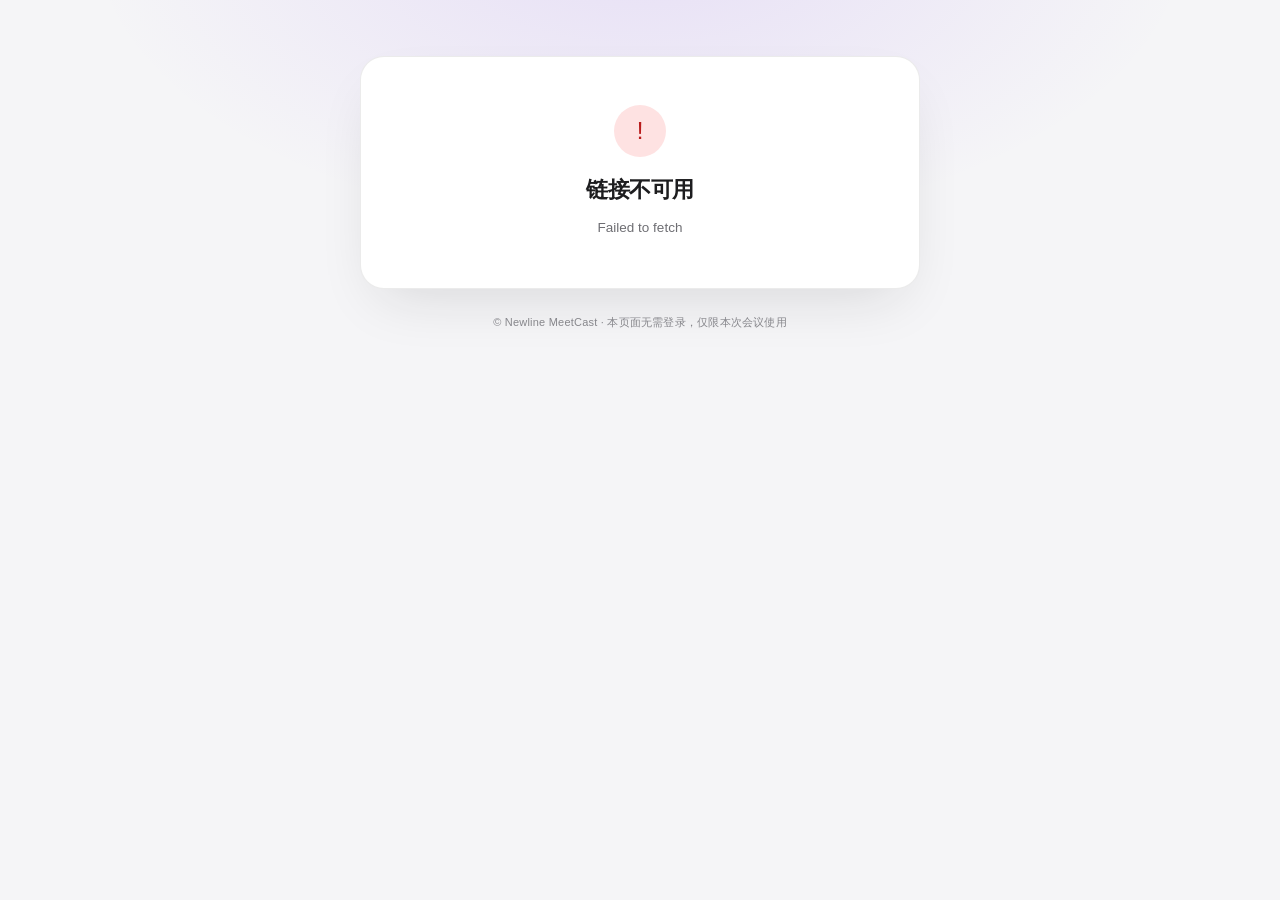
<file: frontend/upload.html>
<!DOCTYPE html>
<html lang="zh-CN">
<head>
<meta charset="UTF-8">
<meta name="viewport" content="width=device-width, initial-scale=1.0">
<title>会议素材上传 · Newline MeetCast</title>
<link rel="icon" href="assets/brand/logo_icon.svg">
<link rel="stylesheet" href="assets/css/meetcast.css">
</head>
<body>
<!--
  S5 · 免登录上传页（F4.7 / 场景 E）
  链路：服务端按日历 organizer 生成免登录链接（邮件单通道 Mail.Send）
        → 定会者点开本页 → 直传本场会专属素材，无需账号、无行政审核
  接口：GET/POST /api/upload/{token}（规范 §五，URL token 认证）
  访问：upload.html?token=tk_8f3a…（token 绑定 meeting_id，会后失效）
-->
<div class="upload-wrap" id="up-wrap">
  <div class="up-card" id="up-card" hidden>
    <div class="up-eyebrow">
      <div class="sq"><img src="assets/brand/logo_icon.svg" alt="MeetCast"></div>
      Newline MeetCast
    </div>
    <h3>为「<span id="up-subject">产品评审会</span>」<br>上传会议素材</h3>
    <div class="meta">
      <b id="up-time">10月27日 10:00 – 11:00</b> · <span id="up-room">Room-A3-01（上海总部 3F）</span><br>
      上传的素材仅在<b>本场会议</b>期间显示，其他会议与其他会议室不可见。
    </div>

    <div class="dropzone" id="dropzone">
      <div class="ic">
        <svg viewBox="0 0 24 24" fill="none"><path d="M12 16V4m0 0l-4 4m4-4l4 4M4 16v2a2 2 0 002 2h12a2 2 0 002-2v-2" stroke="#7C3AED" stroke-width="2" stroke-linecap="round" stroke-linejoin="round"/></svg>
      </div>
      <p>拖拽文件到此处，或点击选择</p>
      <small id="up-limits">支持 PNG / JPG / MP4 / MP3 · 单文件 ≤ 500MB · 截止会前 30 分钟</small>
      <input type="file" id="file-input" multiple accept=".png,.jpg,.jpeg,.mp4,.mp3" hidden>
    </div>

    <div class="file-list" id="file-list"></div>

    <div class="up-note">
      <svg class="lock" viewBox="0 0 24 24" fill="none"><path d="M12 15v2m-6 4h12a2 2 0 002-2v-6a2 2 0 00-2-2H6a2 2 0 00-2 2v6a2 2 0 002 2zM8 11V7a4 4 0 118 0v4" stroke="#86868B" stroke-width="2" stroke-linecap="round"/></svg>
      <span>本链接绑定本场会议，会后自动失效。素材在会议结束后自动清理（设备本地同步删除），无需你手动删除。</span>
    </div>
  </div>

  <!-- token 无效 / 过期 / 已截止 的错误卡（1004 / 2006 / 2010） -->
  <div class="up-err-card" id="up-err" hidden>
    <div class="ic">!</div>
    <h3 id="up-err-title">链接已失效</h3>
    <p id="up-err-text">本链接仅限本次会议使用。若需重新上传，请联系会议组织者获取新链接。</p>
  </div>

  <div class="loading" id="up-loading">正在校验链接…</div>

  <div class="up-foot">© Newline MeetCast · 本页面无需登录，仅限本次会议使用</div>
</div>

<script src="assets/js/mock.js"></script>
<script src="assets/js/api.js"></script>
<script src="assets/js/upload.js"></script>
</body>
</html>
</file>
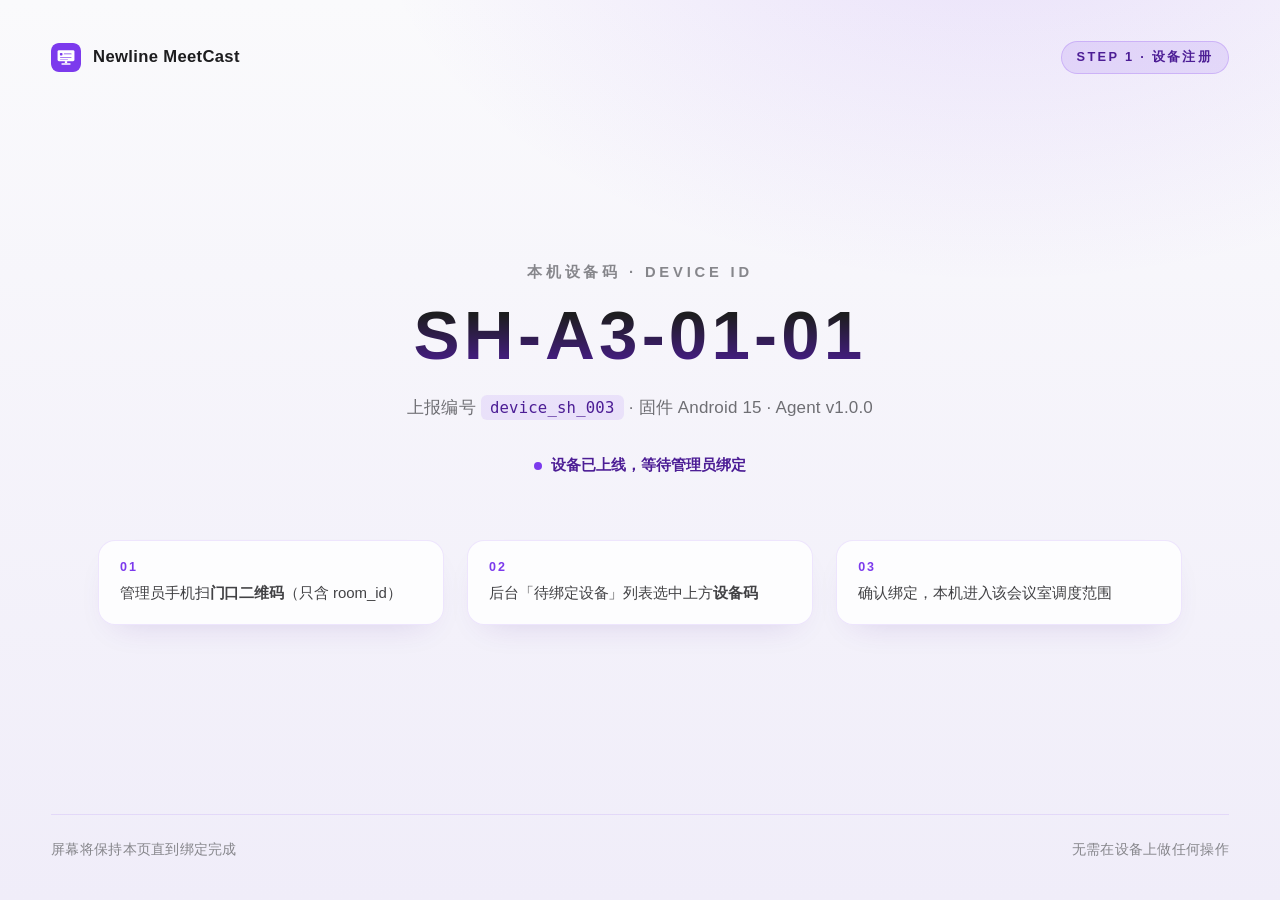
<file: frontend/display/boot.html>
<!DOCTYPE html>
<html lang="zh-CN">
<head>
<meta charset="UTF-8">
<meta name="viewport" content="width=device-width, initial-scale=1.0">
<title>设备待绑定 · Newline MeetCast</title>
<link rel="icon" href="../assets/brand/logo_icon.svg">
<link rel="stylesheet" href="../assets/css/meetcast.css">
</head>
<body>
<!--
  S6 · 设备待绑定屏（开机第一屏，A1 绑定配合）
  链路：设备开机 → 展示本机 device_id（大字，供人工对照）→ 上报注册
        管理员手机扫门口二维码（只含 room_id）→ 后台「待绑定设备」选中本机 → 确认绑定
  query 覆盖：?device_id=SH-A3-01-01
-->
<div class="display-root">
  <div class="boot-page">
    <div class="bt-top">
      <div class="bt-brand">
        <div class="logo-sq"><img src="../assets/brand/logo_icon.svg" alt="MeetCast"></div>
        Newline MeetCast
      </div>
      <div class="bt-step-pill">Step 1 · 设备注册</div>
    </div>

    <div class="bt-body">
      <div class="bt-label">本机设备码 · Device ID</div>
      <div class="bt-code" id="bt-code">SH-A3-01-01</div>
      <div class="bt-sub">上报编号 <code id="bt-name">device_sh_003</code> · 固件 <span id="bt-firmware">Android 15</span> · Agent <span id="bt-agent">v1.0.0</span></div>
      <div class="bt-state"><i></i>设备已上线，等待管理员绑定</div>

      <div class="bt-flow">
        <div class="cell">
          <div class="n">01</div>
          <p>管理员手机扫<strong>门口二维码</strong>（只含 room_id）</p>
        </div>
        <div class="cell">
          <div class="n">02</div>
          <p>后台「待绑定设备」列表选中上方<strong>设备码</strong></p>
        </div>
        <div class="cell">
          <div class="n">03</div>
          <p>确认绑定，本机进入该会议室调度范围</p>
        </div>
      </div>
    </div>

    <div class="bt-foot">
      <div>屏幕将保持本页直到绑定完成</div>
      <div>无需在设备上做任何操作</div>
    </div>
  </div>
</div>

<script src="../assets/js/mock.js"></script>
<script src="../assets/js/display.js"></script>
<script>initBootPage();</script>
</body>
</html>
</file>
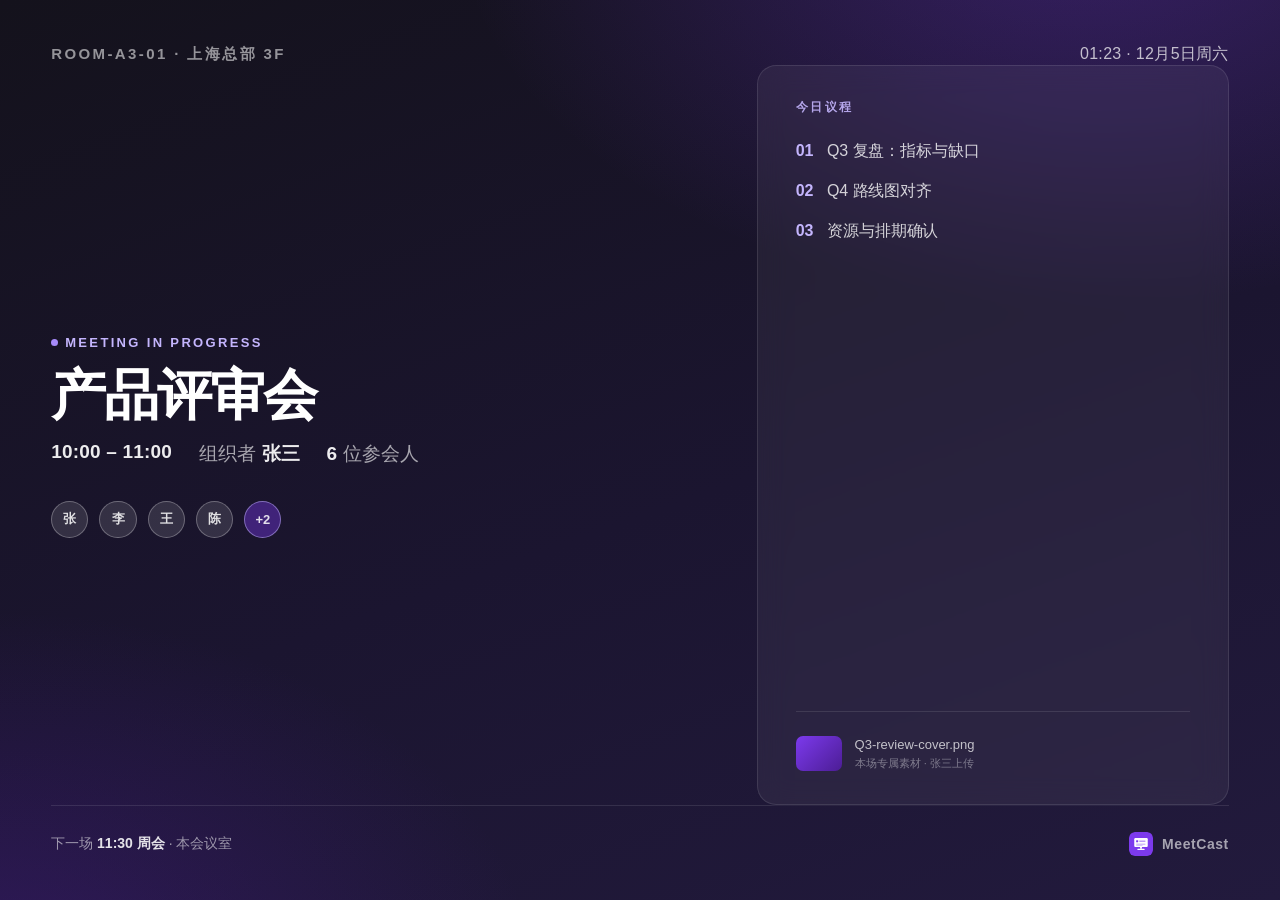
<file: frontend/display/meeting.html>
<!DOCTYPE html>
<html lang="zh-CN">
<head>
<meta charset="UTF-8">
<meta name="viewport" content="width=device-width, initial-scale=1.0">
<title>会议页 · Newline MeetCast</title>
<link rel="icon" href="../assets/brand/logo_icon.svg">
<link rel="stylesheet" href="../assets/css/meetcast.css">
</head>
<body>
<!--
  S1 · 会议页（设备大屏 16:9，会议进行中）
  设备链路：PREPARE_MEETING.payload.content_url → 本页（WebView 渲染）
  演示数据：assets/js/mock.js 的 MOCK_DISPLAY.meeting
  query 覆盖：?subject=xxx&room=xxx&tz=Asia/Shanghai
  S8 点餐浮卡：?notice=meal 触发（SHOW_NOTICE，浮层不切屏）
-->
<div class="display-root">
  <div class="meeting-page">
    <div class="mp-top">
      <div class="mp-room" id="mp-room">Room-A3-01 · 上海总部 3F</div>
      <div class="mp-clock" id="mp-clock">--:--</div>
    </div>

    <div class="mp-body">
      <div>
        <div class="mp-live">Meeting in Progress</div>
        <div class="mp-title" id="mp-title">产品评审会</div>
        <div class="mp-meta">
          <span><b id="mp-time">10:00 – 11:00</b></span>
          <span>组织者 <b id="mp-organizer">张三</b></span>
          <span><b id="mp-count">6</b> 位参会人</span>
        </div>
        <div class="mp-people" id="mp-people"></div>
      </div>

      <div class="mp-agenda">
        <div class="label">今日议程</div>
        <ul id="mp-agenda-list"></ul>
        <div class="asset">
          <div class="asset-thumb"></div>
          <div class="asset-name">
            <span id="mp-asset-name">Q3-review-cover.png</span>
            <small id="mp-asset-by">本场专属素材 · 张三上传</small>
          </div>
        </div>
      </div>
    </div>

    <div class="mp-foot">
      <div class="mp-next">下一场 <b id="mp-next">11:30 周会</b> · 本会议室</div>
      <div class="mp-brand">
        <div class="logo-sq"><img src="../assets/brand/logo_icon.svg" alt="MeetCast"></div>
        MeetCast
      </div>
    </div>
  </div>

  <!-- S8 · 点餐提醒卡（SHOW_NOTICE 浮层，?notice=meal 触发） -->
  <div class="meal-veil" id="meal-veil" hidden>
    <div class="meal-card">
      <div class="meal-icon">
        <svg viewBox="0 0 24 24" fill="none"><path d="M12 8c-2.2 0-4 2.2-4 5s1.8 5 4 5 4-2.2 4-5-1.8-5-4-5zm0 0V4m-3 0h6" stroke="#7C3AED" stroke-width="2" stroke-linecap="round"/><path d="M5 20h14" stroke="#7C3AED" stroke-width="2" stroke-linecap="round"/></svg>
      </div>
      <h4>是否需要订餐？</h4>
      <div class="detail">本次会议 <b id="meal-end">13:30</b> 结束，共 <b id="meal-people">6</b> 人。确认后为你生成推荐清单，跳转第三方平台下单——我们只推荐，不下单。</div>
      <div class="meal-actions">
        <button class="meal-btn primary" id="meal-confirm">确认，看看推荐</button>
        <button class="meal-btn ghost" id="meal-ignore">忽略</button>
      </div>
      <div class="meal-foot">
        <svg viewBox="0 0 24 24" fill="none"><path d="M12 8v5m0 3h.01M21 12a9 9 0 11-18 0 9 9 0 0118 0z" stroke="#86868B" stroke-width="2" stroke-linecap="round"/></svg>
        <span>60 秒后自动收起 · 会后 1 小时内无其他安排才触发</span>
      </div>
    </div>
  </div>
</div>

<script src="../assets/js/mock.js"></script>
<script src="../assets/js/display.js"></script>
<script>initMeetingPage();</script>
</body>
</html>
</file>
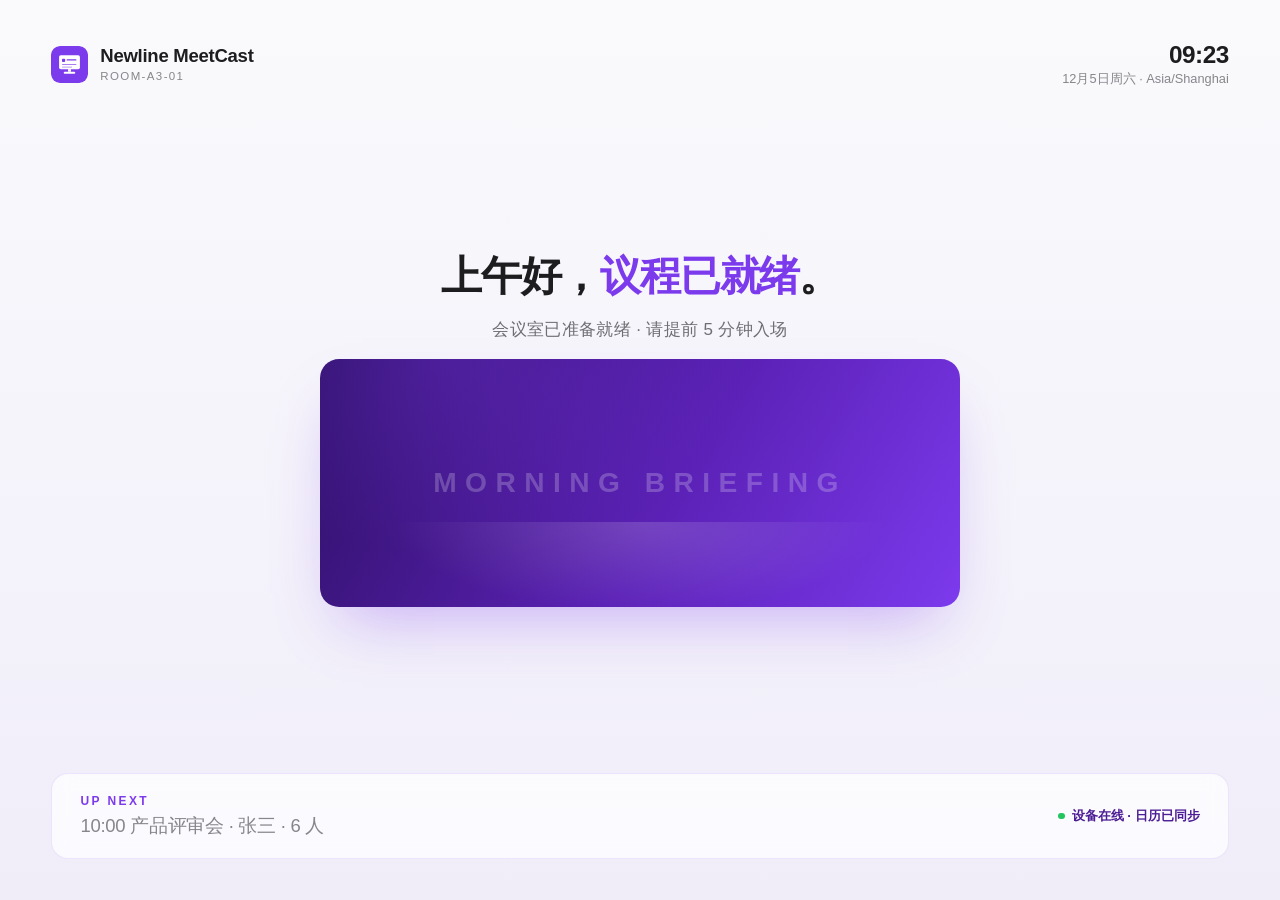
<file: frontend/display/signage.html>
<!DOCTYPE html>
<html lang="zh-CN">
<head>
<meta charset="UTF-8">
<meta name="viewport" content="width=device-width, initial-scale=1.0">
<title>标牌页 · Newline MeetCast</title>
<link rel="icon" href="../assets/brand/logo_icon.svg">
<link rel="stylesheet" href="../assets/css/meetcast.css">
</head>
<body>
<!--
  S2 · 标牌页（设备大屏 16:9，会间空档默认场景）
  设备链路：REPLAY_DEFAULT.payload.playlist → 本页；或 IDLE 常驻
  演示数据：assets/js/mock.js 的 MOCK_DISPLAY.signage
  query 覆盖：?room=xxx&tz=Asia/Shanghai
-->
<div class="display-root">
  <div class="sign-page">
    <div class="sg-top">
      <div class="sg-logo">
        <div class="sq"><img src="../assets/brand/logo_icon.svg" alt="MeetCast"></div>
        <div class="word">
          <strong id="sg-brand">Newline MeetCast</strong>
          <small id="sg-room">Room-A3-01</small>
        </div>
      </div>
      <div class="sg-clock">
        <div class="t" id="sg-time">--:--</div>
        <div class="d" id="sg-tz">Asia/Shanghai</div>
      </div>
    </div>

    <div class="sg-hero">
      <div class="sg-slogan">
        <span id="sg-slogan-a">智能会议室，</span><em id="sg-slogan-em">从日程开始</em><span id="sg-slogan-b">。</span>
      </div>
      <div class="sg-desc" id="sg-desc">会议自动切换 · 会间展示企业形象 · 多时区自适应</div>
      <div class="sg-banner">
        <div class="ghost" id="sg-banner-ghost">Brand Film</div>
        <div class="stripe"></div>
      </div>
    </div>

    <div class="sg-foot">
      <div class="sg-next">
        <div class="lbl">Up Next</div>
        <div class="val"><span id="sg-next">10:00 产品评审会</span> <span id="sg-next-sub">· 张三 · 6 人</span></div>
      </div>
      <div class="sg-status"><i></i><span id="sg-status-text">设备在线 · 日历已同步</span></div>
    </div>
  </div>
</div>

<script src="../assets/js/mock.js"></script>
<script src="../assets/js/display.js"></script>
<script>initSignagePage();</script>
</body>
</html>
</file>
<file: frontend/assets/css/meetcast.css>
/* ============================================================
   Newline MeetCast · 前端共享样式
   视觉基准：design/meetcast_ui_v1.html（V1.1 FINAL，不另出平行稿）
   设计语言：黑白紫 · Apple 风格克制美学
   Token：紫 #7C3AED / 深紫 #4C1D95 / 近黑 #1D1D1F / 苹果灰 #F5F5F7
   ============================================================ */

/* ---------- 设计 token ---------- */
:root{
  --ink:#1D1D1F;          /* Apple near-black */
  --ink-2:#424245;
  --gray:#6E6E73;
  --gray-2:#86868B;
  --hair:rgba(0,0,0,.08);
  --paper:#FFFFFF;
  --mist:#F5F5F7;         /* Apple light gray */
  --purple:#7C3AED;
  --purple-deep:#4C1D95;
  --purple-soft:#EDE9FE;
  --purple-glow:rgba(124,58,237,.38);
  --radius-l:28px;
  --radius-m:18px;
  --radius-s:12px;
  --shadow-soft:0 24px 60px -20px rgba(29,29,31,.14);
  --shadow-deep:0 40px 90px -25px rgba(29,29,31,.32);
  --font:-apple-system,"SF Pro Display","SF Pro Text","PingFang SC","Helvetica Neue","Microsoft YaHei",sans-serif;
}

/* ---------- 基础重置 ---------- */
*{margin:0;padding:0;box-sizing:border-box;}
html{scroll-behavior:smooth;}
body{
  font-family:var(--font);
  color:var(--ink);
  background:var(--paper);
  -webkit-font-smoothing:antialiased;
  text-rendering:optimizeLegibility;
}
::selection{background:var(--purple);color:#fff;}
button{font-family:var(--font);}
img{display:block;}
a{color:inherit;text-decoration:none;}

/* ============================================================
   通用组件
   ============================================================ */

/* ---- 按钮 ---- */
.btn-primary{
  background:var(--purple);color:#fff;border:none;border-radius:999px;
  padding:11px 22px;font-size:13.5px;font-weight:600;letter-spacing:.01em;
  font-family:var(--font);cursor:pointer;
  box-shadow:0 10px 24px -10px var(--purple-glow);
  transition:transform .12s ease,opacity .12s ease;
}
.btn-primary:hover{opacity:.92;}
.btn-primary:active{transform:scale(.97);}
.btn-primary:disabled{opacity:.45;cursor:not-allowed;}
.btn-ghost{
  background:var(--mist);color:var(--ink-2);border:none;border-radius:999px;
  padding:11px 22px;font-size:13.5px;font-weight:600;font-family:var(--font);cursor:pointer;
}
.btn-ghost:hover{background:#E8E8ED;}
.btn-mini{
  background:var(--purple);color:#fff;border:none;border-radius:999px;
  padding:8px 16px;font-size:12px;font-weight:600;font-family:var(--font);cursor:pointer;
  white-space:nowrap;
}
.btn-mini.ghost{background:var(--mist);color:var(--ink-2);}
.btn-mini.danger{background:#FEE2E2;color:#B91C1C;}

/* ---- 状态徽标 ---- */
.badge{
  display:inline-flex;align-items:center;gap:6px;
  font-size:11.5px;font-weight:600;padding:5px 11px;border-radius:999px;
}
.badge i{width:6px;height:6px;border-radius:50%;display:block;}
.badge.on{background:#ECFDF3;color:#047857;}
.badge.on i{background:#10B981;}
.badge.off{background:#FEF2F2;color:#B91C1C;}
.badge.off i{background:#EF4444;}
.badge.busy{background:var(--purple-soft);color:var(--purple-deep);}
.badge.busy i{background:var(--purple);}
.badge-prob{
  display:inline-flex;align-items:center;gap:6px;
  font-size:11.5px;font-weight:600;padding:5px 11px;border-radius:999px;
  background:var(--purple-soft);color:var(--purple-deep);
}
.badge-prob i{width:6px;height:6px;border-radius:50%;background:var(--purple);display:block;}

/* ---- 面板 / 表格 ---- */
.panel{background:var(--paper);border-radius:18px;border:1px solid var(--hair);overflow:hidden;}
.panel-head{
  padding:18px 22px;display:flex;justify-content:space-between;align-items:center;
  border-bottom:1px solid var(--hair);
}
.panel-head h4{font-size:15.5px;font-weight:700;letter-spacing:-.01em;}
table{width:100%;border-collapse:collapse;}
th{
  text-align:left;font-size:11px;letter-spacing:.12em;text-transform:uppercase;
  color:var(--gray-2);font-weight:600;padding:13px 22px;
  border-bottom:1px solid var(--hair);
}
td{
  padding:15px 22px;font-size:13.5px;color:var(--ink-2);
  border-bottom:1px solid var(--hair);letter-spacing:.005em;
}
tr:last-child td{border-bottom:none;}
tr:hover td{background:rgba(124,58,237,.028);}
.td-actions{display:flex;gap:8px;justify-content:flex-end;}

/* ---- 指标卡 ---- */
.stat-row{display:grid;grid-template-columns:repeat(4,1fr);gap:14px;margin-bottom:22px;}
.stat{
  background:var(--paper);border-radius:16px;padding:20px 22px;
  border:1px solid var(--hair);
}
.stat .k{font-size:11.5px;letter-spacing:.14em;text-transform:uppercase;color:var(--gray-2);font-weight:600;}
.stat .v{font-size:30px;font-weight:700;letter-spacing:-.03em;margin-top:8px;font-variant-numeric:tabular-nums;}
.stat .v small{font-size:14px;color:var(--gray-2);font-weight:500;letter-spacing:0;}
.stat .d{font-size:12px;margin-top:5px;color:var(--gray);}
.stat .d.up{color:#16A34A;}
.stat .d.down{color:#B91C1C;}

/* ---- 过滤器 / Tab ---- */
.filter{display:flex;gap:8px;}
.filter span{
  font-size:12px;color:var(--gray);padding:6px 13px;border-radius:999px;
  border:1px solid var(--hair);cursor:pointer;user-select:none;
}
.filter span.on{background:var(--ink);color:#fff;border-color:var(--ink);}
.mat-tabs{display:flex;gap:26px;border-bottom:1px solid var(--hair);margin-bottom:26px;}
.mat-tab{
  padding-bottom:14px;font-size:15px;font-weight:600;letter-spacing:-.01em;
  color:var(--gray-2);position:relative;cursor:pointer;user-select:none;
}
.mat-tab.on{color:var(--ink);}
.mat-tab.on::after{
  content:"";position:absolute;left:0;right:0;bottom:-1px;height:2.5px;
  background:var(--purple);border-radius:2px;
}
.mat-tab .cnt{
  font-size:11px;background:#EDEDF0;color:var(--gray);
  padding:2px 8px;border-radius:999px;margin-left:8px;font-weight:600;
}
.mat-tab.on .cnt{background:var(--purple-soft);color:var(--purple-deep);}

/* ---- 表单 ---- */
.field{display:flex;flex-direction:column;gap:7px;}
.field label{font-size:12px;font-weight:600;color:var(--gray);letter-spacing:.04em;}
.field input,.field select,.field textarea{
  border:1px solid var(--hair);border-radius:var(--radius-s);
  padding:11px 14px;font-size:13.5px;color:var(--ink);
  font-family:var(--font);background:var(--paper);outline:none;
  transition:border-color .15s ease,box-shadow .15s ease;
}
.field input:focus,.field select:focus,.field textarea:focus{
  border-color:var(--purple);
  box-shadow:0 0 0 3px rgba(124,58,237,.14);
}
.field .hint{font-size:11px;color:var(--gray-2);line-height:1.6;}

/* ---- 弹层（S7 扫码确认同款） ---- */
.modal-overlay{
  position:fixed;inset:0;background:rgba(29,29,31,.48);
  display:flex;align-items:center;justify-content:center;
  backdrop-filter:blur(3px);z-index:100;
}
.modal-overlay[hidden]{display:none;}
.modal-card{
  width:min(480px,88%);
  background:var(--paper);border-radius:22px;
  box-shadow:0 50px 110px -30px rgba(0,0,0,.45);
  overflow:hidden;text-align:left;
  max-height:88vh;overflow-y:auto;
}
.modal-head{
  padding:22px 26px 0;display:flex;justify-content:space-between;align-items:flex-start;
}
.modal-head h4{font-size:19px;letter-spacing:-.02em;font-weight:700;}
.modal-head p{font-size:12px;color:var(--gray);margin-top:5px;}
.modal-x{
  width:28px;height:28px;border-radius:50%;background:var(--mist);
  display:flex;align-items:center;justify-content:center;
  font-size:15px;color:var(--gray);flex-shrink:0;cursor:pointer;
}
.modal-body{padding:20px 26px 6px;display:flex;flex-direction:column;gap:12px;}
.modal-foot{
  padding:14px 26px 22px;display:flex;gap:10px;justify-content:flex-end;
}
.m-row{
  display:flex;justify-content:space-between;align-items:center;
  padding:13px 0;border-bottom:1px solid var(--hair);
}
.m-row:last-of-type{border-bottom:none;}
.m-row .k{font-size:12.5px;color:var(--gray);}
.m-row .v{font-size:13.5px;font-weight:600;color:var(--ink);letter-spacing:-.01em;text-align:right;}
.m-row .v small{display:block;font-weight:400;color:var(--gray-2);font-size:11px;margin-top:2px;}
.m-dev{
  margin:12px 0 4px;background:var(--purple-soft);
  border:1px solid rgba(124,58,237,.18);border-radius:14px;padding:14px 16px;
}
.m-dev .lbl{font-size:10.5px;letter-spacing:.16em;text-transform:uppercase;color:var(--purple);font-weight:700;}
.m-dev .code{
  margin-top:7px;font-size:19px;font-weight:700;letter-spacing:.05em;color:var(--purple-deep);
  font-variant-numeric:tabular-nums;
}
.m-dev .code span{font-size:11px;font-weight:400;color:var(--gray);letter-spacing:0;margin-left:10px;}
.m-hint{font-size:11px;color:var(--gray-2);margin:10px 0 2px;line-height:1.6;}

/* ---- Toast 轻提示 ---- */
.toast-wrap{
  position:fixed;top:22px;right:22px;z-index:200;
  display:flex;flex-direction:column;gap:10px;pointer-events:none;
}
.toast{
  background:var(--ink);color:#F5F5F7;
  padding:13px 20px;border-radius:14px;font-size:13px;font-weight:500;
  box-shadow:var(--shadow-deep);max-width:340px;line-height:1.55;
  animation:toast-in .22s ease;
}
.toast.ok{background:#047857;}
.toast.err{background:#B91C1C;}
@keyframes toast-in{
  from{opacity:0;transform:translateY(-8px);}
  to{opacity:1;transform:translateY(0);}
}

/* ---- 分页 ---- */
.pager{
  display:flex;justify-content:space-between;align-items:center;
  padding:14px 22px;font-size:12px;color:var(--gray-2);
}
.pager .btns{display:flex;gap:8px;}
.pager button{
  border:1px solid var(--hair);background:var(--paper);color:var(--ink-2);
  border-radius:999px;padding:6px 14px;font-size:12px;font-weight:600;cursor:pointer;
  font-family:var(--font);
}
.pager button:disabled{opacity:.4;cursor:not-allowed;}

/* ---- 空态 / 加载 ---- */
.empty{
  padding:56px 22px;text-align:center;color:var(--gray-2);font-size:13.5px;line-height:1.8;
}
.empty .ic{
  width:46px;height:46px;border-radius:14px;background:var(--purple-soft);
  margin:0 auto 14px;display:flex;align-items:center;justify-content:center;
  color:var(--purple);font-size:20px;
}
.loading{padding:48px;text-align:center;color:var(--gray-2);font-size:13px;}

/* ============================================================
   管理后台壳（S3 同款：左导航 224px + 主区）
   ============================================================ */
.admin-shell{
  display:grid;grid-template-columns:224px 1fr;min-height:100vh;background:var(--mist);
}
.side{
  background:var(--paper);border-right:1px solid var(--hair);
  padding:26px 18px;display:flex;flex-direction:column;gap:4px;
  position:sticky;top:0;height:100vh;
}
.side .brand-mini{display:flex;align-items:center;gap:10px;padding:4px 10px 22px;}
.side .brand-mini .sq{width:30px;height:30px;border-radius:8px;overflow:hidden;}
.side .brand-mini .sq img{width:100%;height:100%;}
.side .brand-mini strong{font-size:15px;letter-spacing:-.01em;}
.nav-item{
  display:flex;align-items:center;gap:11px;
  padding:10px 12px;border-radius:10px;
  font-size:13.5px;color:var(--ink-2);letter-spacing:.01em;
  cursor:pointer;user-select:none;border:none;background:none;width:100%;text-align:left;
}
.nav-item:hover{background:rgba(124,58,237,.05);}
.nav-item .ic{width:17px;height:17px;border-radius:5px;background:#E8E8ED;flex-shrink:0;}
.nav-item.active{background:var(--purple-soft);color:var(--purple-deep);font-weight:600;}
.nav-item.active .ic{background:var(--purple);}
.side .spacer{flex:1;}
.side .user{
  border-top:1px solid var(--hair);padding-top:16px;margin-top:12px;
  display:flex;align-items:center;gap:10px;font-size:12.5px;color:var(--gray);
}
.side .user .av{
  width:30px;height:30px;border-radius:50%;background:var(--purple-deep);color:#fff;
  display:flex;align-items:center;justify-content:center;font-size:12px;font-weight:600;
  flex-shrink:0;
}
.main{padding:30px 34px 36px;}
.main-head{display:flex;justify-content:space-between;align-items:flex-start;margin-bottom:26px;}
.main-head h3{font-size:26px;letter-spacing:-.025em;font-weight:700;}
.main-head p{font-size:13.5px;color:var(--gray);margin-top:6px;}
.main-head .actions{display:flex;gap:10px;}

/* ---- 设备表设备名 ---- */
.dev-name{font-weight:600;color:var(--ink);letter-spacing:-.01em;}
.dev-name small{display:block;font-weight:400;color:var(--gray-2);font-size:11.5px;margin-top:2px;}

/* ============================================================
   素材管理（S4）
   ============================================================ */
.mat-banner{
  display:flex;align-items:center;gap:16px;
  background:linear-gradient(100deg,#F5F3FF,#FAFAFC);
  border:1px solid rgba(124,58,237,.14);
  border-radius:16px;padding:16px 22px;margin-bottom:22px;
}
.mat-banner .ic{
  width:38px;height:38px;border-radius:11px;flex-shrink:0;
  background:var(--purple);display:flex;align-items:center;justify-content:center;
}
.mat-banner p{font-size:13px;color:var(--ink-2);line-height:1.6;}
.mat-banner p b{color:var(--purple-deep);}
.mat-grid{display:grid;grid-template-columns:repeat(3,1fr);gap:18px;}
.mat-card{
  background:var(--paper);border:1px solid var(--hair);border-radius:18px;overflow:hidden;
}
.mat-cover{aspect-ratio:16/9.6;position:relative;}
.mat-cover.a{background:linear-gradient(135deg,#F5F3FF,#DDD6FE 55%,#EDE9FE);}
.mat-cover.b{background:linear-gradient(140deg,#EDE9FE,#E9D5FF 60%,#F5F3FF);}
.mat-cover.c{background:linear-gradient(135deg,#FAF5FF,#DDD6FE 55%,#EDE9FE);}
.mat-cover.d{background:linear-gradient(135deg,#EDE9FE,#C4B5FD);}
.mat-cover.e{background:linear-gradient(140deg,#F5F3FF,#E9D5FF 55%,#DDD6FE);}
.mat-cover.f{background:linear-gradient(135deg,#FAF5FF,#EDE9FE 55%,#DDD6FE);}
.mat-cover .badge-t{
  position:absolute;top:12px;left:12px;
  font-size:10.5px;font-weight:700;letter-spacing:.12em;text-transform:uppercase;
  background:rgba(255,255,255,.9);color:var(--purple-deep);
  padding:5px 10px;border-radius:999px;
}
.mat-cover .badge-t.exp{background:rgba(29,29,31,.82);color:#fff;}
.mat-cover .play{
  position:absolute;inset:0;margin:auto;width:42px;height:42px;border-radius:50%;
  background:rgba(255,255,255,.95);display:flex;align-items:center;justify-content:center;
  box-shadow:0 6px 18px -6px rgba(76,29,149,.28);
}
.mat-cover .play::after{
  content:"";border-left:11px solid var(--purple-deep);
  border-top:7px solid transparent;border-bottom:7px solid transparent;margin-left:3px;
}
.mat-cover .del{
  position:absolute;top:12px;right:12px;
  width:28px;height:28px;border-radius:50%;border:none;cursor:pointer;
  background:rgba(255,255,255,.92);color:#B91C1C;font-size:15px;line-height:1;
  display:flex;align-items:center;justify-content:center;
}
.mat-info{padding:15px 17px 17px;}
.mat-info .t{font-size:13.5px;font-weight:600;letter-spacing:-.01em;}
.mat-info .m{
  margin-top:6px;font-size:11.5px;color:var(--gray-2);
  display:flex;justify-content:space-between;letter-spacing:.01em;
}

/* ============================================================
   日历源配置（S9）
   ============================================================ */
.cal-grid{display:grid;grid-template-columns:1.15fr .85fr;gap:18px;}
.cal-panel{
  background:var(--paper);border:1px solid var(--hair);border-radius:18px;overflow:hidden;
}
.cal-panel-head{
  padding:18px 22px;border-bottom:1px solid var(--hair);
  display:flex;justify-content:space-between;align-items:center;
}
.cal-panel-head h4{font-size:15.5px;font-weight:700;letter-spacing:-.01em;}
.cal-body{padding:8px 22px 18px;}
.cal-row{
  display:flex;justify-content:space-between;align-items:center;gap:14px;
  padding:15px 0;border-bottom:1px solid var(--hair);
}
.cal-row:last-child{border-bottom:none;}
.cal-row .k{font-size:12.5px;color:var(--gray);flex-shrink:0;min-width:112px;}
.cal-row .v{font-size:13.5px;color:var(--ink);font-weight:500;letter-spacing:-.005em;text-align:right;flex:1;}
.cal-row .v code{
  font-family:ui-monospace,"SF Mono",Menlo,monospace;font-size:.92em;
  background:var(--mist);padding:.16em .55em;border-radius:6px;color:var(--ink-2);
}
.cal-row .v small{display:block;font-weight:400;color:var(--gray-2);font-size:11px;margin-top:3px;}
.pull-item{
  display:flex;align-items:center;gap:13px;
  padding:14px 0;border-bottom:1px solid var(--hair);
}
.pull-item:last-child{border-bottom:none;}
.pull-item .pi{
  width:34px;height:34px;border-radius:10px;flex-shrink:0;
  background:var(--purple-soft);display:flex;align-items:center;justify-content:center;
}
.pull-item .pi svg{width:16px;height:16px;}
.pull-item .pt{flex:1;}
.pull-item .pt .t{font-size:13px;font-weight:600;letter-spacing:-.01em;color:var(--ink);}
.pull-item .pt .s{font-size:11.5px;color:var(--gray-2);margin-top:3px;line-height:1.5;}
.switch{
  width:38px;height:22px;border-radius:999px;background:var(--purple);
  position:relative;flex-shrink:0;cursor:pointer;border:none;
}
.switch::after{
  content:"";position:absolute;top:2.5px;right:3px;width:17px;height:17px;
  border-radius:50%;background:#fff;transition:right .16s ease,left .16s ease;
}
.switch.off{background:#D1D5DB;}
.switch.off::after{right:auto;left:3px;}

/* ============================================================
   免登录上传页（S5）
   ============================================================ */
.upload-wrap{
  background:
    radial-gradient(70% 55% at 50% -8%,rgba(124,58,237,.12),transparent 62%),
    var(--mist);
  padding:56px 24px 64px;display:flex;flex-direction:column;align-items:center;
  min-height:100vh;
}
.up-card{
  width:min(560px,100%);
  background:var(--paper);border-radius:24px;
  border:1px solid var(--hair);
  box-shadow:var(--shadow-soft);
  padding:42px 44px 36px;
}
.up-eyebrow{
  display:flex;align-items:center;gap:10px;
  font-size:11.5px;letter-spacing:.16em;text-transform:uppercase;
  color:var(--purple);font-weight:700;
}
.up-eyebrow .sq{width:22px;height:22px;border-radius:6px;overflow:hidden;}
.up-eyebrow .sq img{width:100%;height:100%;}
.up-card h3{font-size:27px;letter-spacing:-.025em;font-weight:700;margin-top:16px;line-height:1.18;}
.up-card .meta{
  margin-top:12px;font-size:13.5px;color:var(--gray);line-height:1.7;
}
.up-card .meta b{color:var(--ink);font-weight:600;}
.dropzone{
  margin-top:26px;border:1.5px dashed rgba(124,58,237,.35);
  background:#FAF8FF;border-radius:16px;
  padding:34px 20px;text-align:center;cursor:pointer;
  transition:all .2s ease;
}
.dropzone:hover{border-color:var(--purple);background:#F5F1FE;}
.dropzone.drag{border-color:var(--purple);background:#F5F1FE;}
.dropzone .ic{
  width:44px;height:44px;margin:0 auto 14px;border-radius:13px;
  background:var(--purple-soft);display:flex;align-items:center;justify-content:center;
}
.dropzone .ic svg{width:20px;height:20px;}
.dropzone p{font-size:13.5px;color:var(--ink-2);font-weight:500;}
.dropzone small{display:block;margin-top:6px;font-size:11.5px;color:var(--gray-2);}
.file-list{margin-top:18px;display:flex;flex-direction:column;gap:9px;}
.file{
  display:flex;align-items:center;gap:12px;
  background:var(--mist);border-radius:12px;padding:11px 14px;
}
.file .ft{
  width:34px;height:34px;border-radius:9px;flex-shrink:0;
  background:var(--purple-deep);color:#fff;font-size:9.5px;font-weight:700;
  display:flex;align-items:center;justify-content:center;letter-spacing:.04em;
}
.file .ft.png{background:var(--purple);}
.file .fn{flex:1;font-size:12.5px;color:var(--ink-2);letter-spacing:.01em;}
.file .fn small{display:block;color:var(--gray-2);font-size:11px;margin-top:2px;}
.file .st{font-size:11px;color:#047857;font-weight:600;}
.file .st.err{color:#B91C1C;}
.file .rm{
  border:none;background:none;color:var(--gray-2);font-size:16px;cursor:pointer;
  padding:2px 6px;
}
.up-note{
  margin-top:22px;font-size:11.5px;color:var(--gray-2);line-height:1.75;
  display:flex;gap:9px;
}
.up-note .lock{
  width:15px;height:15px;flex-shrink:0;margin-top:1px;
}
.up-foot{
  margin-top:26px;font-size:11px;color:var(--gray-2);letter-spacing:.02em;
  text-align:center;
}
.up-err-card{
  width:min(560px,100%);background:var(--paper);border-radius:24px;
  border:1px solid var(--hair);box-shadow:var(--shadow-soft);
  padding:48px 44px;text-align:center;
}
.up-err-card .ic{
  width:52px;height:52px;border-radius:50%;background:#FEE2E2;color:#B91C1C;
  margin:0 auto 18px;display:flex;align-items:center;justify-content:center;font-size:24px;
}
.up-err-card h3{font-size:22px;letter-spacing:-.02em;}
.up-err-card p{margin-top:12px;font-size:13.5px;color:var(--gray);line-height:1.7;}

/* ============================================================
   设备大屏页（16:9）· S1 会议页
   ============================================================ */
.display-root{
  width:100vw;height:100vh;overflow:hidden;
  position:relative;background:#0A0A0C;
}
.meeting-page{
  height:100%;
  background:
    radial-gradient(90% 80% at 85% -10%,rgba(124,58,237,.32),transparent 55%),
    radial-gradient(70% 70% at 0% 110%,rgba(76,29,149,.4),transparent 60%),
    linear-gradient(160deg,#14121C 0%,#1B1530 55%,#221A3D 100%);
  color:#fff;
  display:flex;flex-direction:column;
  padding:3.4% 4%;
  position:relative;
}
.mp-top{display:flex;justify-content:space-between;align-items:baseline;}
.mp-room{font-size:clamp(11px,1.25vw,15px);letter-spacing:.16em;text-transform:uppercase;color:rgba(255,255,255,.55);font-weight:600;}
.mp-clock{font-size:clamp(12px,1.3vw,16px);color:rgba(255,255,255,.72);font-variant-numeric:tabular-nums;letter-spacing:.02em;}
.mp-body{flex:1;display:grid;grid-template-columns:1.35fr .95fr;gap:3%;align-items:center;}
.mp-live{
  display:inline-flex;align-items:center;gap:7px;
  font-size:clamp(10px,1.05vw,13px);letter-spacing:.18em;text-transform:uppercase;font-weight:700;
  color:#C4B5FD;margin-bottom:2.6%;
}
.mp-live::before{
  content:"";width:7px;height:7px;border-radius:50%;background:#A78BFA;
  box-shadow:0 0 0 0 rgba(167,139,250,.55);
  animation:pulse 2.4s ease-out infinite;
}
@keyframes pulse{
  0%{box-shadow:0 0 0 0 rgba(167,139,250,.5);}
  70%{box-shadow:0 0 0 9px rgba(167,139,250,0);}
  100%{box-shadow:0 0 0 0 rgba(167,139,250,0);}
}
.mp-title{
  font-size:clamp(28px,4.3vw,58px);font-weight:700;letter-spacing:-.035em;line-height:1.05;
}
.mp-meta{
  margin-top:2.4%;font-size:clamp(12px,1.5vw,19px);color:rgba(255,255,255,.62);
  letter-spacing:.01em;display:flex;gap:1.4em;flex-wrap:wrap;
}
.mp-meta b{color:rgba(255,255,255,.92);font-weight:600;}
.mp-people{margin-top:5%;display:flex;align-items:center;gap:.7em;}
.avatar{
  width:clamp(26px,2.9vw,38px);height:clamp(26px,2.9vw,38px);border-radius:50%;
  background:rgba(255,255,255,.12);border:1.5px solid rgba(255,255,255,.28);
  display:flex;align-items:center;justify-content:center;
  font-size:clamp(10px,1.05vw,13px);font-weight:600;color:rgba(255,255,255,.85);
}
.avatar.more{background:rgba(124,58,237,.4);border-color:rgba(196,181,253,.5);}
.mp-agenda{
  background:rgba(255,255,255,.055);
  border:1px solid rgba(255,255,255,.1);
  border-radius:clamp(12px,1.5vw,20px);
  padding:7% 8%;
  backdrop-filter:blur(14px);
  height:100%;display:flex;flex-direction:column;
}
.mp-agenda .label{
  font-size:clamp(9px,1vw,12px);letter-spacing:.2em;text-transform:uppercase;
  color:rgba(196,181,253,.9);font-weight:700;margin-bottom:6%;
}
.mp-agenda ul{list-style:none;display:flex;flex-direction:column;gap:clamp(8px,1.3vw,17px);}
.mp-agenda li{
  font-size:clamp(11px,1.28vw,16px);color:rgba(255,255,255,.8);
  display:flex;gap:.85em;line-height:1.45;letter-spacing:-.005em;
}
.mp-agenda li span{
  color:#C4B5FD;font-weight:700;font-variant-numeric:tabular-nums;flex-shrink:0;
}
.mp-agenda .asset{
  margin-top:auto;padding-top:6%;
  border-top:1px solid rgba(255,255,255,.1);
  display:flex;align-items:center;gap:.8em;
}
.asset-thumb{
  width:clamp(34px,3.6vw,48px);height:clamp(26px,2.7vw,36px);border-radius:7px;
  background:linear-gradient(135deg,#7C3AED,#4C1D95);
  flex-shrink:0;
}
.asset-name{font-size:clamp(9.5px,1.05vw,13px);color:rgba(255,255,255,.72);line-height:1.4;}
.asset-name small{display:block;color:rgba(255,255,255,.4);font-size:.85em;margin-top:2px;}
.mp-foot{
  display:flex;justify-content:space-between;align-items:center;
  padding-top:2.2%;border-top:1px solid rgba(255,255,255,.1);
}
.mp-next{font-size:clamp(10px,1.15vw,14px);color:rgba(255,255,255,.55);}
.mp-next b{color:rgba(255,255,255,.88);font-weight:600;}
.mp-brand{display:flex;align-items:center;gap:.65em;font-size:clamp(10px,1.1vw,14px);color:rgba(255,255,255,.6);letter-spacing:.04em;font-weight:600;}
.mp-brand .logo-sq{width:clamp(18px,1.9vw,25px);height:clamp(18px,1.9vw,25px);border-radius:6px;overflow:hidden;}
.mp-brand .logo-sq img{width:100%;height:100%;}

/* ============================================================
   设备大屏页 · S2 标牌页
   ============================================================ */
.sign-page{
  height:100%;
  background:linear-gradient(180deg,#FAFAFC 0%,#F0EDF9 100%);
  color:var(--ink);
  display:flex;flex-direction:column;
  padding:3.2% 4%;
}
.sg-top{display:flex;justify-content:space-between;align-items:center;}
.sg-logo{display:flex;align-items:center;gap:.75em;}
.sg-logo .sq{width:clamp(26px,2.9vw,40px);height:clamp(26px,2.9vw,40px);border-radius:9px;overflow:hidden;}
.sg-logo .sq img{width:100%;height:100%;}
.sg-logo .word{line-height:1.15;}
.sg-logo .word strong{font-size:clamp(12px,1.45vw,19px);letter-spacing:-.015em;font-weight:700;display:block;}
.sg-logo .word small{font-size:clamp(8.5px,.92vw,11.5px);color:var(--gray-2);letter-spacing:.12em;text-transform:uppercase;}
.sg-clock{text-align:right;}
.sg-clock .t{font-size:clamp(15px,1.9vw,26px);font-weight:600;letter-spacing:-.02em;font-variant-numeric:tabular-nums;}
.sg-clock .d{font-size:clamp(9px,1vw,13px);color:var(--gray-2);margin-top:2px;}
.sg-hero{
  flex:1;display:flex;flex-direction:column;justify-content:center;align-items:center;
  text-align:center;gap:2.6%;
}
.sg-slogan{
  font-size:clamp(20px,3.2vw,44px);font-weight:700;letter-spacing:-.03em;line-height:1.12;
}
.sg-slogan em{font-style:normal;color:var(--purple);}
.sg-desc{font-size:clamp(11px,1.35vw,17px);color:var(--gray);letter-spacing:.02em;}
.sg-banner{
  width:min(62%,640px);aspect-ratio:16/6.2;border-radius:clamp(12px,1.5vw,20px);
  background:
    radial-gradient(80% 130% at 20% 0%,rgba(124,58,237,.28),transparent 60%),
    linear-gradient(120deg,#2E1065,#5B21B6 55%,#7C3AED);
  box-shadow:0 30px 60px -22px var(--purple-glow);
  position:relative;overflow:hidden;
  display:flex;align-items:center;justify-content:center;
}
.sg-banner .ghost{
  font-size:clamp(16px,2.2vw,30px);font-weight:700;color:rgba(255,255,255,.22);
  letter-spacing:.3em;text-transform:uppercase;
}
.sg-banner .stripe{
  position:absolute;inset:auto -5% -18% -5%;height:52%;
  background:radial-gradient(50% 100% at 50% 0%,rgba(255,255,255,.16),transparent 70%);
}
.sg-foot{
  display:flex;justify-content:space-between;align-items:center;
  background:rgba(255,255,255,.72);
  border:1px solid rgba(124,58,237,.12);
  border-radius:clamp(11px,1.35vw,17px);
  padding:1.7% 2.4%;
  backdrop-filter:blur(10px);
}
.sg-next .lbl{font-size:clamp(8.5px,.95vw,12px);letter-spacing:.2em;text-transform:uppercase;color:var(--purple);font-weight:700;}
.sg-next .val{font-size:clamp(11.5px,1.45vw,18.5px);font-weight:600;letter-spacing:-.015em;margin-top:.28em;}
.sg-next .val span{color:var(--gray-2);font-weight:400;}
.sg-status{
  display:flex;align-items:center;gap:.55em;
  font-size:clamp(9.5px,1.05vw,13px);color:var(--purple-deep);font-weight:600;
}
.sg-status i{width:.5em;height:.5em;border-radius:50%;background:#22C55E;display:block;}

/* ============================================================
   设备大屏页 · S6 待绑定屏（开机）
   ============================================================ */
.boot-page{
  height:100%;
  background:
    radial-gradient(85% 75% at 78% -12%,rgba(124,58,237,.14),transparent 58%),
    linear-gradient(180deg,#FAFAFC 0%,#F0EDF9 100%);
  color:var(--ink);
  display:flex;flex-direction:column;
  padding:3.2% 4%;
}
.bt-top{display:flex;justify-content:space-between;align-items:center;}
.bt-brand{display:flex;align-items:center;gap:.75em;font-size:clamp(11px,1.3vw,17px);font-weight:600;letter-spacing:.02em;color:var(--ink);}
.bt-brand .logo-sq{width:clamp(22px,2.3vw,32px);height:clamp(22px,2.3vw,32px);border-radius:8px;overflow:hidden;}
.bt-brand .logo-sq img{width:100%;height:100%;}
.bt-step-pill{
  font-size:clamp(9px,1vw,13px);letter-spacing:.18em;text-transform:uppercase;font-weight:700;
  color:var(--purple-deep);background:rgba(124,58,237,.12);border:1px solid rgba(124,58,237,.22);
  padding:.55em 1.15em;border-radius:999px;
}
.bt-body{flex:1;display:flex;flex-direction:column;justify-content:center;align-items:center;text-align:center;}
.bt-label{
  font-size:clamp(10px,1.15vw,15px);letter-spacing:.26em;text-transform:uppercase;
  color:var(--gray-2);font-weight:600;
}
.bt-code{
  margin-top:1.6%;
  font-size:clamp(34px,5.4vw,74px);font-weight:700;letter-spacing:.06em;line-height:1;
  font-variant-numeric:tabular-nums;
  background:linear-gradient(180deg,#1D1D1F 20%,#4C1D95 100%);
  -webkit-background-clip:text;background-clip:text;color:transparent;
}
.bt-sub{
  margin-top:2.2%;font-size:clamp(11px,1.35vw,17px);color:var(--gray);
  letter-spacing:.01em;
}
.bt-sub code{
  font-family:ui-monospace,"SF Mono",Menlo,monospace;font-size:.92em;
  background:rgba(124,58,237,.1);padding:.18em .6em;border-radius:6px;color:var(--purple-deep);
}
.bt-state{
  margin-top:3.2%;
  display:inline-flex;align-items:center;gap:.6em;
  font-size:clamp(10px,1.15vw,14.5px);font-weight:600;
  color:var(--purple-deep);
}
.bt-state i{
  width:.55em;height:.55em;border-radius:50%;background:var(--purple);display:block;
  animation:pulse 2.4s ease-out infinite;
}
.bt-flow{
  margin-top:5.5%;width:100%;max-width:92%;
  display:grid;grid-template-columns:repeat(3,1fr);gap:2.2%;
}
.bt-flow .cell{
  background:rgba(255,255,255,.82);border:1px solid rgba(124,58,237,.12);
  border-radius:clamp(11px,1.4vw,17px);padding:5.5% 6%;text-align:left;
  box-shadow:0 14px 34px -18px rgba(76,29,149,.18);
}
.bt-flow .n{
  font-size:clamp(9px,1vw,12.5px);letter-spacing:.16em;font-weight:700;color:var(--purple);
}
.bt-flow p{
  margin-top:.55em;font-size:clamp(10px,1.18vw,15px);line-height:1.52;
  color:var(--ink-2);letter-spacing:-.005em;
}
.bt-foot{
  display:flex;justify-content:space-between;align-items:center;
  padding-top:2.2%;border-top:1px solid rgba(124,58,237,.12);
  font-size:clamp(10px,1.1vw,13.5px);color:var(--gray-2);letter-spacing:.02em;
}

/* ============================================================
   S8 点餐提醒卡（SHOW_NOTICE 浮层）
   ============================================================ */
.meal-veil{
  position:absolute;inset:0;z-index:20;
  background:rgba(12,10,20,.52);
  backdrop-filter:blur(2.5px);
  display:flex;align-items:center;justify-content:center;
}
.meal-veil[hidden]{display:none;}
.meal-card{
  width:min(72%,520px);
  background:rgba(255,255,255,.97);
  border-radius:clamp(16px,2vw,26px);
  padding:5.2% 5.6%;
  text-align:left;
  box-shadow:0 50px 110px -30px rgba(0,0,0,.5);
}
.meal-icon{
  width:clamp(38px,4vw,54px);height:clamp(38px,4vw,54px);border-radius:50%;
  background:var(--purple-soft);display:flex;align-items:center;justify-content:center;
}
.meal-icon svg{width:46%;height:46%;}
.meal-card h4{
  margin-top:4.2%;font-size:clamp(17px,2.3vw,31px);letter-spacing:-.025em;
  font-weight:700;color:var(--ink);line-height:1.22;
}
.meal-card .detail{
  margin-top:2.8%;font-size:clamp(11px,1.35vw,16.5px);color:var(--gray);
  line-height:1.65;letter-spacing:-.005em;
}
.meal-card .detail b{color:var(--ink);font-weight:600;}
.meal-actions{
  margin-top:5%;display:flex;gap:2.4%;align-items:center;
}
.meal-btn{
  border-radius:999px;padding:.95em 1.6em;
  font-size:clamp(11px,1.35vw,16px);font-weight:600;letter-spacing:.01em;
  font-family:var(--font);cursor:pointer;border:none;
}
.meal-btn.primary{
  background:var(--purple);color:#fff;flex:1;
  box-shadow:0 14px 32px -12px var(--purple-glow);
}
.meal-btn.ghost{background:var(--mist);color:var(--ink-2);flex:.62;}
.meal-foot{
  margin-top:4.2%;font-size:clamp(9.5px,1.1vw,13px);color:var(--gray-2);
  letter-spacing:.015em;display:flex;gap:.5em;
}
.meal-foot svg{width:1.05em;height:1.05em;flex-shrink:0;margin-top:.15em;}

/* ============================================================
   响应式
   ============================================================ */
@media (max-width:1080px){
  .stat-row{grid-template-columns:repeat(2,1fr);}
  .mat-grid{grid-template-columns:repeat(2,1fr);}
}
@media (max-width:860px){
  .admin-shell{grid-template-columns:1fr;}
  .side{
    flex-direction:row;flex-wrap:wrap;align-items:center;
    border-right:none;border-bottom:1px solid var(--hair);
    position:static;height:auto;
  }
  .side .brand-mini{padding:4px 10px;}
  .side .spacer,.side .user{display:none;}
  .nav-item{width:auto;}
  .mp-body{grid-template-columns:1fr;gap:4%;}
  .mp-agenda{display:none;}
  .cal-grid{grid-template-columns:1fr;}
}
@media (max-width:680px){
  .mat-grid{grid-template-columns:1fr;}
  .stat-row{grid-template-columns:1fr 1fr;}
  .main{padding:22px 18px;}
  .up-card{padding:32px 24px 28px;}
}
@media (prefers-reduced-motion:reduce){
  *{animation:none!important;transition:none!important;}
  html{scroll-behavior:auto;}
}

/* ============================================================
   F3.5 会议页版式（LLM / 规则自动选版，落地到 body[data-layout]）
   standard = 默认三栏；focus = 大标题优先；minimal = 只留「会议中」
   ============================================================ */
.mp-tagline{margin-top:1.2%;font-size:clamp(14px,1.35vw,22px);color:rgba(255,255,255,.72);letter-spacing:.02em;}

body[data-layout="focus"] .mp-title{font-size:clamp(38px,4.6vw,78px);line-height:1.08;}
body[data-layout="focus"] .mp-people{margin-top:6.5%;}
body[data-layout="focus"] .mp-agenda{opacity:.5;transform:scale(.93);transform-origin:right top;}

body[data-layout="minimal"] .mp-meta,
body[data-layout="minimal"] .mp-people,
body[data-layout="minimal"] .mp-agenda,
body[data-layout="minimal"] .mp-next,
body[data-layout="minimal"] .mp-tagline{display:none;}
body[data-layout="minimal"] .mp-title{font-size:clamp(46px,5.8vw,100px);letter-spacing:.06em;}
body[data-layout="minimal"] .mp-live{opacity:.45;letter-spacing:.18em;}

/* ============================================================
   F3.4 标牌时段（body[data-slot]）：夜间压亮度，早上强调品牌色
   ============================================================ */
body[data-slot="evening"] .sign-page{filter:brightness(.85);}
body[data-slot="morning"] .sg-slogan em{color:#7C3AED;}

/* ============================================================
   F4.2 素材预览 + 分类筛选
   ============================================================ */
.mat-cover{background:linear-gradient(135deg,#F5F3FF,#DDD6FE 55%,#EDE9FE);overflow:hidden;}
.mat-cover img,.mat-cover video{width:100%;height:100%;object-fit:cover;display:block;}
.mat-cover .file-ph{width:100%;height:100%;display:flex;align-items:center;justify-content:center;
  font-size:13px;color:#6B7280;letter-spacing:.06em;}
.mat-cover .badge-cat{position:absolute;left:10px;bottom:10px;background:rgba(255,255,255,.9);
  color:#4C1D95;font-size:11px;line-height:1;padding:4px 9px;border-radius:999px;font-weight:600;}

.filter button.chip{border:none;padding:6px 13px;border-radius:999px;font-size:12px;cursor:pointer;
  background:#F3F4F6;color:#4B5563;margin-right:6px;font-family:inherit;transition:background .15s;}
.filter button.chip:hover{background:#E9E5F7;}
.filter button.chip.on{background:#7C3AED;color:#fff;}
</file>
